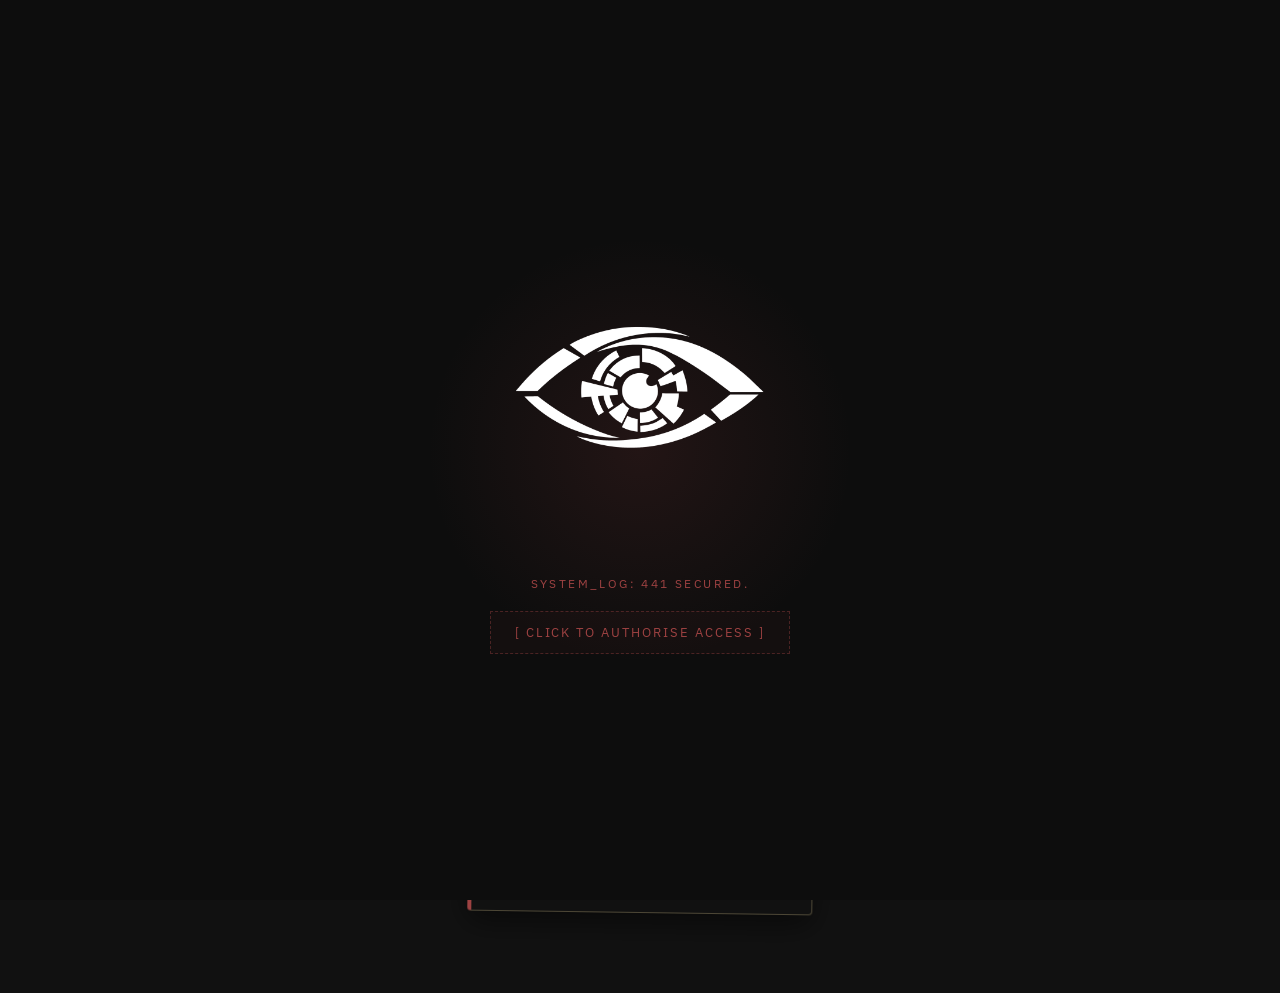
<file: index.html>
<!DOCTYPE html>
<html lang="en">
<head>
 <meta charset="UTF-8" />
 <title>Aron Reji | Face Value</title>
 
 <link rel="icon" type="image/png" href="assets/favicon.png">
 
 <link rel="preconnect" href="https://fonts.googleapis.com">
 <link rel="preconnect" href="https://fonts.gstatic.com" crossorigin>
 <link href="https://fonts.googleapis.com/css2?family=IBM+Plex+Sans:wght@400;600;700&family=Inter:wght@300;400;600&display=swap" rel="stylesheet">
 <link rel="stylesheet" href="style.css" />
</head>

<body class="home-page intro-active">

 <div id="intro-sequence">
   <div class="scanline"></div>
   <div class="boot-glow"></div>
   <img src="assets/face_value_logo.png" alt="System Booting" class="boot-eye">
   <div class="boot-text">SYSTEM_LOG: 441 SECURED.</div>
   <button class="authorise-btn">[ CLICK TO AUTHORISE ACCESS ]</button>
 </div>

 <script>
   if (sessionStorage.getItem('faceValueIntroSeen') === 'true') {
     document.getElementById('intro-sequence').style.display = 'none';
     document.body.classList.remove('intro-active');
   }
 </script>

 <header class="home-title">
   <p class="case-kicker">Case Index / Portfolio</p>
   <h1>
     <span>FACE</span>
     <img src="assets/face_value_logo.png" alt="Face Value Eye" class="title-eye">
     <span>VALUE</span>
   </h1>
   <p class="case-summary">An evidence board for the planning, research, making, and presentation of the project.</p>
 </header>

 <section class="board">
   <div class="card" data-link="management.html">
     <span class="case-tag">FILE 01</span>
     <h2>Project Management</h2>
     <p>Proposal documents, ethics approval, risk assessment, and project admin.</p>
   </div>

   <div class="card" data-link="research.html">
     <span class="case-tag">FILE 02</span>
     <h2>Research & Application</h2>
     <p>Sources, influences, field research, and how the research shaped the outcome.</p>
   </div>

   <div class="card" data-link="progression.html">
     <span class="case-tag">FILE 03</span>
     <h2>Project Progression</h2>
     <p>A chronological timeline of decisions, changes, and milestones.</p>
   </div>

   <div class="card" data-link="practice.html">
     <span class="case-tag">FILE 04</span>
     <h2>Project in Practice</h2>
     <p>Field notes from making, testing, refining, and responding to feedback.</p>
   </div>

   <div class="card" data-link="presentation.html">
     <span class="case-tag">FILE 05</span>
     <h2>Project in Presentation</h2>
     <p>The final exhibit: presentation choices, audience experience, and reflection.</p>
   </div>
 </section>

 <div class="personnel-file-wrapper">
   <div class="personnel-file">
     <div class="id-details">
       <span class="id-label">Lead Investigator</span>
       <h2>Aron Reji Koshy</h2>
       <p>ID_00133915</p>
       <div class="id-links">
         <a href="https://www.linkedin.com/in/aron-reji-" target="_blank" rel="noreferrer">LinkedIn</a>
         <a href="#" id="copyEmailBtn">Copy Email</a>
       </div>
     </div>
     
     <div id="clipboardToast" class="clipboard-toast">EMAIL COPIED</div>
   </div>
 </div>

 <script src="script.js"></script>
</body>
</html>
</file>
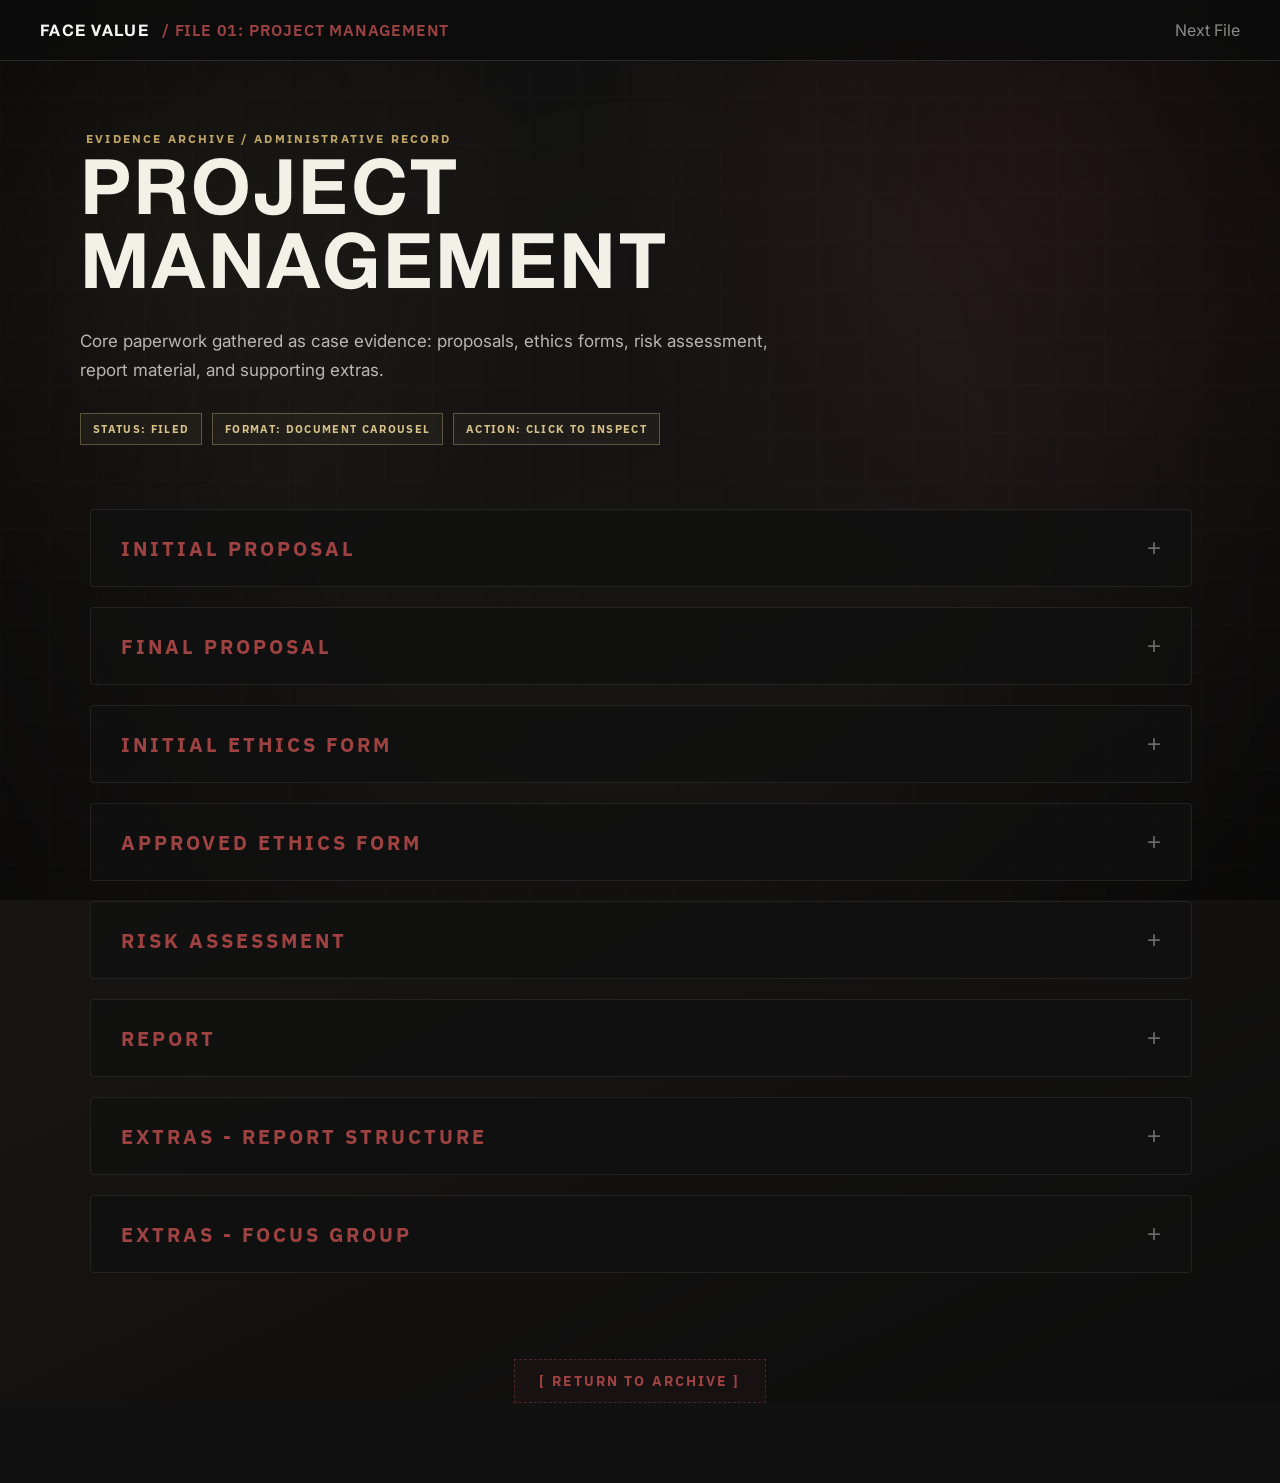
<file: management.html>
<!DOCTYPE html>
<html lang="en">
<head>
 <meta charset="UTF-8">
 <title>Project Management | Face Value</title>

 <link rel="icon" type="image/png" href="assets/favicon.png">
 
  <link rel="preconnect" href="https://fonts.googleapis.com">
 <link rel="preconnect" href="https://fonts.gstatic.com" crossorigin>
 <link href="https://fonts.googleapis.com/css2?family=IBM+Plex+Sans:wght@400;600;700&family=Inter:wght@300;400;600&display=swap" rel="stylesheet">
  <link rel="stylesheet" href="style.css">
</head>

<body class="case-page management-page">

<nav class="nav">
 <div class="logo">FACE VALUE <span class="nav-subtitle">/ FILE 01: PROJECT MANAGEMENT</span></div>
 <div class="nav-links">
   <a href="research.html">Next File</a>
 </div>
</nav>

<header class="case-hero">
 <p class="case-kicker">Evidence Archive / Administrative Record</p>
 <h1>Project Management</h1>
 <p>Core paperwork gathered as case evidence: proposals, ethics forms, risk assessment, report material, and supporting extras.</p>
 <div class="case-meta-row">
   <span>Status: Filed</span>
   <span>Format: Document Carousel</span>
   <span>Action: Click to inspect</span>
 </div>
</header>

<section class="management-feed">

  <div class="doc-block">
   <button class="accordion-toggle">
     <h2>Initial Proposal</h2>
     <span class="toggle-icon">+</span>
   </button>
   <div class="accordion-content">
     <div class="accordion-inner">
       <div class="carousel">
         <button class="arrow left">&#10094;</button>
         <div class="carousel-track">
           <img src="assets/proposal-initial-1.png" class="zoomable active" alt="Initial Proposal Page 1">
           <img src="assets/proposal-initial-2.png" class="zoomable" alt="Initial Proposal Page 2">
           <img src="assets/proposal-initial-3.png" class="zoomable" alt="Initial Proposal Page 3">
         </div>
         <button class="arrow right">&#10095;</button>
         <div class="page-counter"></div>
       </div>
     </div>
   </div>
 </div>

  <div class="doc-block">
   <button class="accordion-toggle">
     <h2>Final Proposal</h2>
     <span class="toggle-icon">+</span>
   </button>
   <div class="accordion-content">
     <div class="accordion-inner">
       <div class="carousel">
         <button class="arrow left">&#10094;</button>
         <div class="carousel-track">
           <img src="assets/proposal-final-1.png" class="zoomable active" alt="Final Proposal Page 1">
           <img src="assets/proposal-final-2.png" class="zoomable" alt="Final Proposal Page 2">
           <img src="assets/proposal-final-3.png" class="zoomable" alt="Final Proposal Page 3">
           <img src="assets/proposal-final-4.png" class="zoomable" alt="Final Proposal Page 4">
         </div>
         <button class="arrow right">&#10095;</button>
         <div class="page-counter"></div>
       </div>
     </div>
   </div>
 </div>

  <div class="doc-block">
   <button class="accordion-toggle">
     <h2>Initial Ethics Form</h2>
     <span class="toggle-icon">+</span>
   </button>
   <div class="accordion-content">
     <div class="accordion-inner">
       <div class="carousel">
         <button class="arrow left">&#10094;</button>
         <div class="carousel-track">
           <img src="assets/ethics-initial-1.png" class="zoomable active" alt="Initial Ethics Form Page 1">
           <img src="assets/ethics-initial-2.png" class="zoomable" alt="Initial Ethics Form Page 2">
           <img src="assets/ethics-initial-3.png" class="zoomable" alt="Initial Ethics Form Page 3">
           <img src="assets/ethics-initial-4.png" class="zoomable" alt="Initial Ethics Form Page 4">
           <img src="assets/ethics-initial-5.png" class="zoomable" alt="Initial Ethics Form Page 5">
           <img src="assets/ethics-initial-6.png" class="zoomable" alt="Initial Ethics Form Page 6">
           <img src="assets/ethics-initial-7.png" class="zoomable" alt="Initial Ethics Form Page 7">
           <img src="assets/ethics-initial-8.png" class="zoomable" alt="Initial Ethics Form Page 8">
           <img src="assets/ethics-initial-9.png" class="zoomable" alt="Initial Ethics Form Page 9">
           <img src="assets/ethics-initial-10.png" class="zoomable" alt="Initial Ethics Form Page 10">
         </div>
         <button class="arrow right">&#10095;</button>
         <div class="page-counter"></div>
       </div>
     </div>
   </div>
 </div>

  <div class="doc-block">
   <button class="accordion-toggle">
     <h2>Approved Ethics Form</h2>
     <span class="toggle-icon">+</span>
   </button>
   <div class="accordion-content">
     <div class="accordion-inner">
       <div class="carousel">
         <button class="arrow left">&#10094;</button>
         <div class="carousel-track">
           <img src="assets/ethics-approved-1.png" class="zoomable active" alt="Approved Ethics Form Page 1">
           <img src="assets/ethics-approved-2.png" class="zoomable" alt="Approved Ethics Form Page 2">
           <img src="assets/ethics-approved-3.png" class="zoomable" alt="Approved Ethics Form Page 3">
           <img src="assets/ethics-approved-4.png" class="zoomable" alt="Approved Ethics Form Page 4">
           <img src="assets/ethics-approved-5.png" class="zoomable" alt="Approved Ethics Form Page 5">
           <img src="assets/ethics-approved-6.png" class="zoomable" alt="Approved Ethics Form Page 6">
           <img src="assets/ethics-approved-7.png" class="zoomable" alt="Approved Ethics Form Page 7">
           <img src="assets/ethics-approved-8.png" class="zoomable" alt="Approved Ethics Form Page 8">
           <img src="assets/ethics-approved-9.png" class="zoomable" alt="Approved Ethics Form Page 9">
           <img src="assets/ethics-approved-10.png" class="zoomable" alt="Approved Ethics Form Page 10">
           <img src="assets/ethics-approved-11.png" class="zoomable" alt="Approved Ethics Form Page 11">
           <img src="assets/ethics-approved-12.png" class="zoomable" alt="Approved Ethics Form Page 12">
           <img src="assets/ethics-approved-13.png" class="zoomable" alt="Approved Ethics Form Page 13">
         </div>
         <button class="arrow right">&#10095;</button>
         <div class="page-counter"></div>
       </div>
     </div>
   </div>
 </div>

  <div class="doc-block">
   <button class="accordion-toggle">
     <h2>Risk Assessment</h2>
     <span class="toggle-icon">+</span>
   </button>
   <div class="accordion-content">
     <div class="accordion-inner">
       <div class="carousel">
         <button class="arrow left">&#10094;</button>
         <div class="carousel-track">
           <img src="assets/risk-1.png" class="zoomable active" alt="Risk Assessment Page 1">
           <img src="assets/risk-2.png" class="zoomable" alt="Risk Assessment Page 2">
           <img src="assets/risk-3.png" class="zoomable" alt="Risk Assessment Page 3">
           <img src="assets/risk-4.png" class="zoomable" alt="Risk Assessment Page 4">
           <img src="assets/risk-5.png" class="zoomable" alt="Risk Assessment Page 5">
           <img src="assets/risk-6.png" class="zoomable" alt="Risk Assessment Page 6">
         </div>
         <button class="arrow right">&#10095;</button>
         <div class="page-counter"></div>
       </div>
     </div>
   </div>
 </div>

  <div class="doc-block">
   <button class="accordion-toggle">
     <h2>Report</h2>
     <span class="toggle-icon">+</span>
   </button>
   <div class="accordion-content">
     <div class="accordion-inner">
       <div class="carousel">
         <button class="arrow left">&#10094;</button>
         <div class="carousel-track">
           <img src="assets/report-1.png" class="zoomable active" alt="Report Page 1">
           <img src="assets/report-2.png" class="zoomable" alt="Report Page 2">
           <img src="assets/report-3.png" class="zoomable" alt="Report Page 3">
           <img src="assets/report-4.png" class="zoomable" alt="Report Page 4">
           <img src="assets/report-5.png" class="zoomable" alt="Report Page 5">
           <img src="assets/report-6.png" class="zoomable" alt="Report Page 6">
           <img src="assets/report-7.png" class="zoomable" alt="Report Page 7">
           <img src="assets/report-8.png" class="zoomable" alt="Report Page 8">
           <img src="assets/report-9.png" class="zoomable" alt="Report Page 9">
           <img src="assets/report-10.png" class="zoomable" alt="Report Page 10">
           <img src="assets/report-11.png" class="zoomable" alt="Report Page 11">
           <img src="assets/report-12.png" class="zoomable" alt="Report Page 12">
           <img src="assets/report-13.png" class="zoomable" alt="Report Page 13">
           <img src="assets/report-14.png" class="zoomable" alt="Report Page 14">
           <img src="assets/report-15.png" class="zoomable" alt="Report Page 15">
           <img src="assets/report-16.png" class="zoomable" alt="Report Page 16">
           <img src="assets/report-17.png" class="zoomable" alt="Report Page 17">
           <img src="assets/report-18.png" class="zoomable" alt="Report Page 18">
         </div>
         <button class="arrow right">&#10095;</button>
         <div class="page-counter"></div>
       </div>
     </div>
   </div>
 </div>

  <div class="doc-block">
   <button class="accordion-toggle">
     <h2>Extras - Report Structure</h2>
     <span class="toggle-icon">+</span>
   </button>
   <div class="accordion-content">
     <div class="accordion-inner">
       <div class="carousel">
         <button class="arrow left">&#10094;</button>
         <div class="carousel-track">
           <img src="assets/extras-1.png" class="zoomable active" alt="Extras Page 1">
           <img src="assets/extras-2.png" class="zoomable" alt="Extras Page 2">
           <img src="assets/extras-3.png" class="zoomable" alt="Extras Page 3">
           <img src="assets/extras-4.png" class="zoomable" alt="Extras Page 4">
         </div>
         <button class="arrow right">&#10095;</button>
         <div class="page-counter"></div>
       </div>
     </div>
   </div>
 </div>

  <div class="doc-block">
   <button class="accordion-toggle">
     <h2>Extras - Focus Group</h2>
     <span class="toggle-icon">+</span>
   </button>
   <div class="accordion-content">
     <div class="accordion-inner">
       <div style="width: 100%; max-width: 850px; min-height: 350px; display: flex; align-items: center; justify-content: center; border: 1px dashed rgba(158, 66, 66, 0.4); background: rgba(158, 66, 66, 0.05); border-radius: 4px; margin: 0 40px;">
         <div style="text-align: center; padding: 40px;">
           <span class="evidence-code" style="display: inline-block; margin-bottom: 20px; font-size: 14px; padding-bottom: 10px; border-bottom: 1px solid rgba(158, 66, 66, 0.3);">[ FILE CLASSIFIED // DATA PENDING ]</span>
           <p style="color: rgba(245, 245, 245, 0.75); max-width: 500px; margin: 0 auto; line-height: 1.6; font-size: 15px;">The physical apparatus is currently in the active fabrication phase. Focus group deployment, behavioral observation, and data extraction are scheduled for the next stage of the investigation.</p>
           <p style="color: rgba(216, 194, 138, 0.8); max-width: 500px; margin: 20px auto 0; font-family: 'IBM Plex Sans', monospace; font-size: 13px; text-transform: uppercase;">This file will be unsealed once subject testing concludes.</p>
         </div>
       </div>
     </div>
   </div>
 </div>

</section>

<a href="index.html" class="return-archive">[ RETURN TO ARCHIVE ]</a>

<div class="zoom-overlay" id="zoomOverlay">
 <div class="zoom-wrapper">
   <button class="modal-arrow left" id="modalLeft">&#10094;</button>
   <img id="zoomedImage">
   <button class="modal-arrow right" id="modalRight">&#10095;</button>
   <div class="page-counter" id="modalCounter"></div>
 </div>
</div>

<script src="management.js"></script>

</body>
</html>
</file>
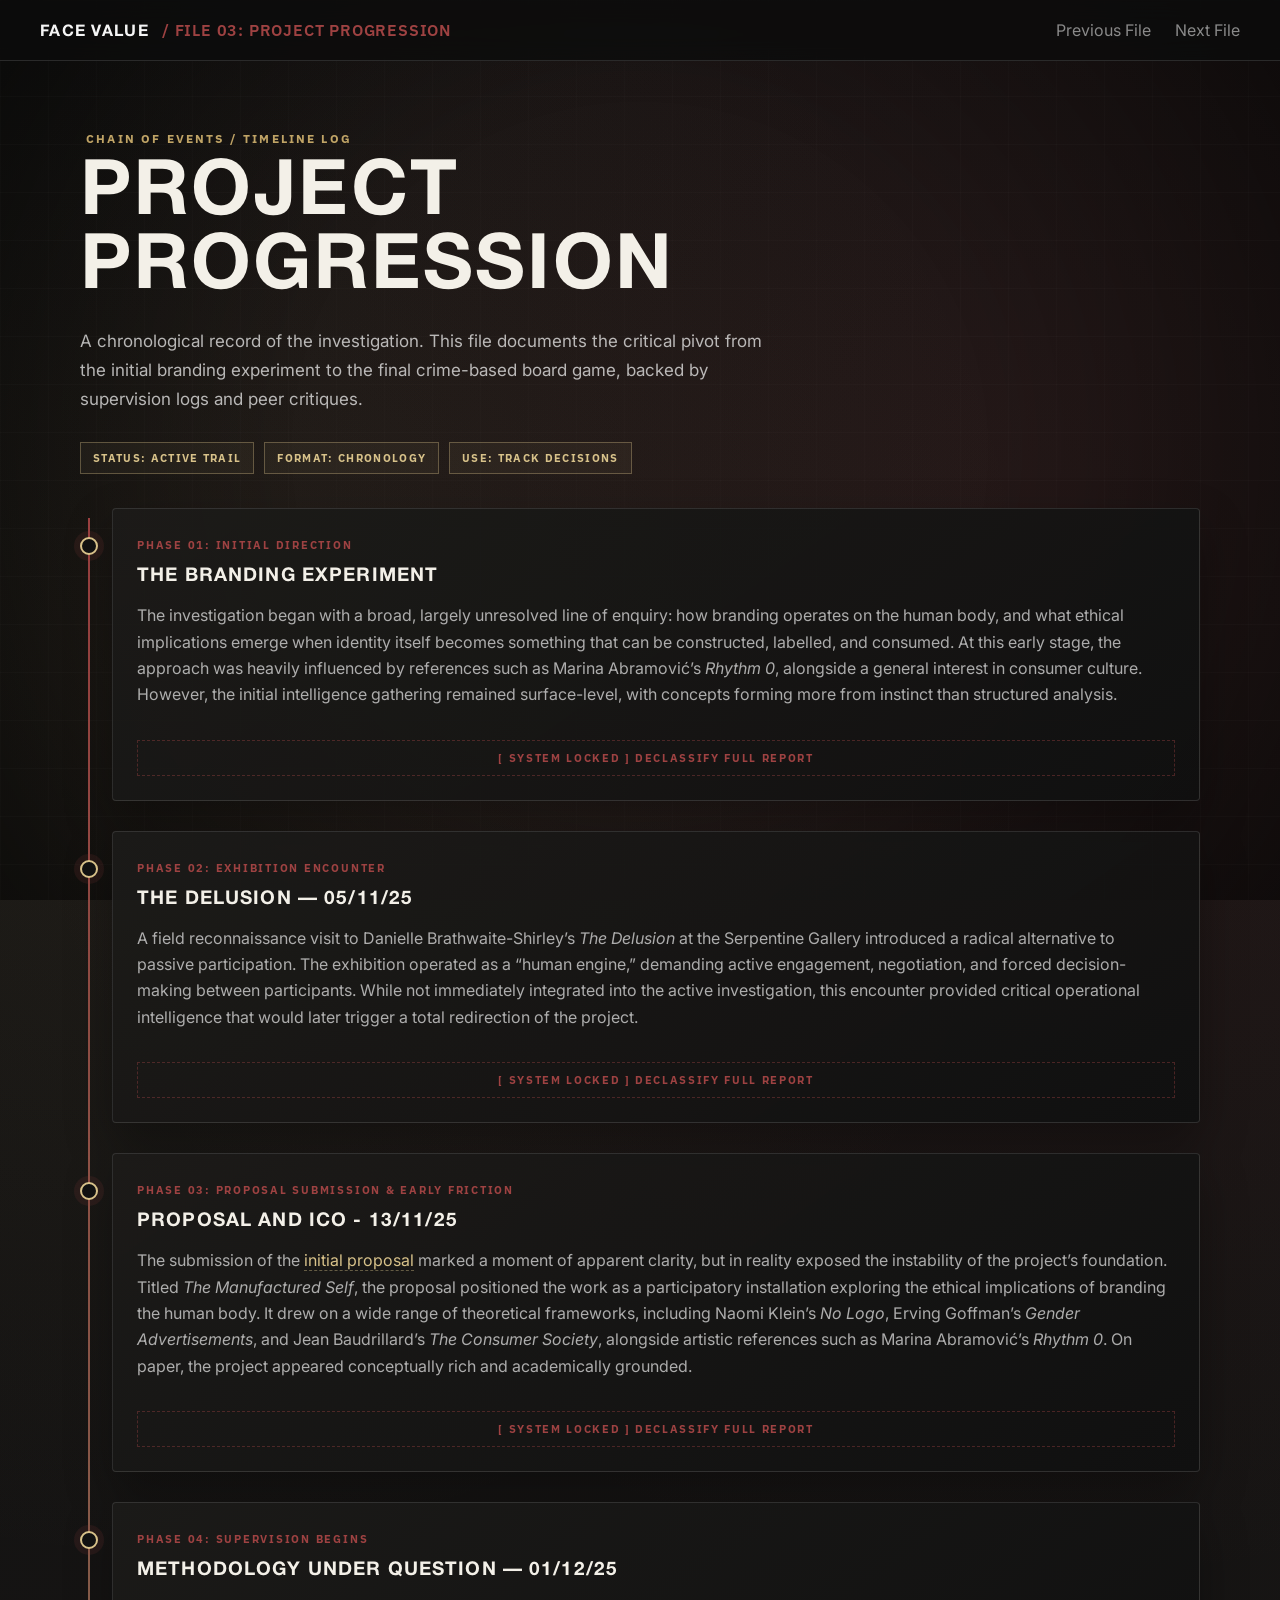
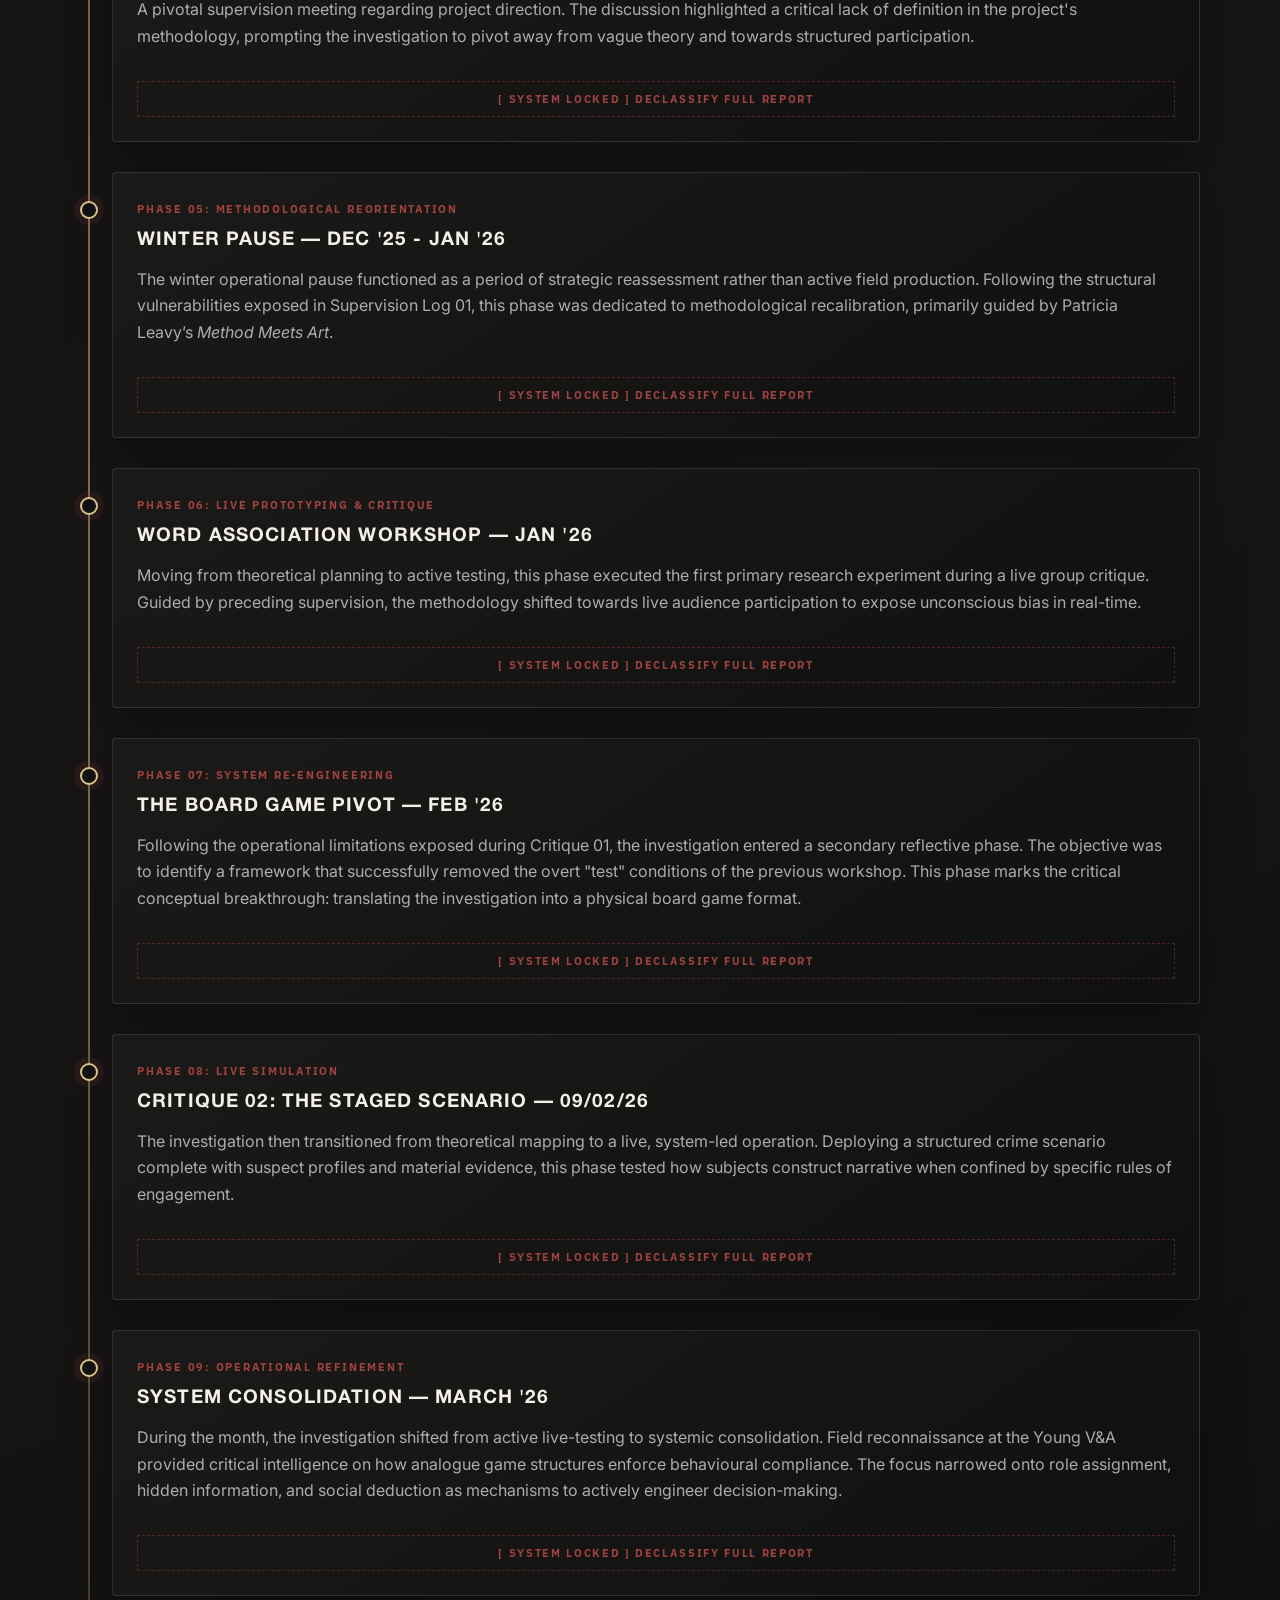
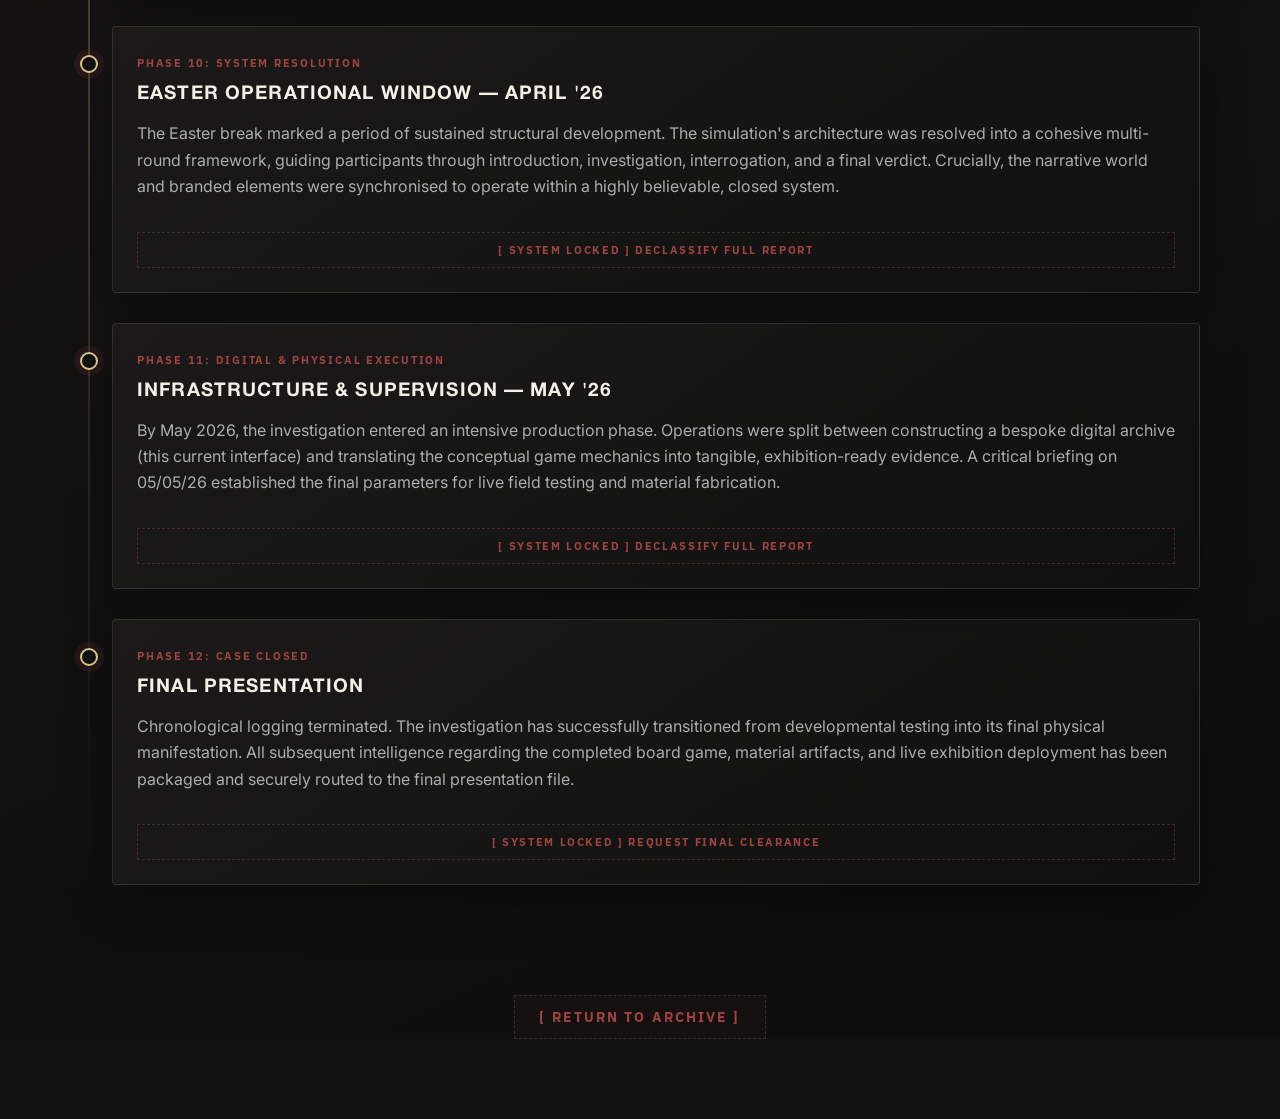
<file: progression.html>
<!DOCTYPE html>
<html lang="en">
<head>
  <meta charset="UTF-8">
  <title>Project Progression | Face Value</title>
  
  <link rel="icon" type="image/png" href="assets/favicon.png">
  
  <link rel="preconnect" href="https://fonts.googleapis.com">
  <link rel="preconnect" href="https://fonts.gstatic.com" crossorigin>
  <link href="https://fonts.googleapis.com/css2?family=IBM+Plex+Sans:wght@400;600;700&family=Inter:wght@300;400;600&display=swap" rel="stylesheet">
  
  <link rel="stylesheet" href="style.css">
</head>

<body class="case-page progression-page">

<nav class="nav">
  <div class="logo">FACE VALUE <span class="nav-subtitle">/ FILE 03: PROJECT PROGRESSION</span></div>
  <div class="nav-links">
    <a href="research.html">Previous File</a>
    <a href="practice.html">Next File</a>
  </div>
</nav>

<header class="case-hero">
  <p class="case-kicker">Chain of Events / Timeline Log</p>
  <h1>Project Progression</h1>
  <p>A chronological record of the investigation. This file documents the critical pivot from the initial branding experiment to the final crime-based board game, backed by supervision logs and peer critiques.</p>
  <div class="case-meta-row">
    <span>Status: Active Trail</span>
    <span>Format: Chronology</span>
    <span>Use: Track decisions</span>
  </div>
</header>

<main class="case-layout">
  <section class="timeline-board">
    
    <!-- ===================== -->
    <!-- PHASE 01: Initial Direction -->
    <!-- ===================== -->
    <article class="timeline-entry">
      <span class="timeline-date">Phase 01: Initial Direction</span>
      <h2>The Branding Experiment</h2>
      
      <!-- Always Visible Intro -->
      <p>The investigation began with a broad, largely unresolved line of enquiry: how branding operates on the human body, and what ethical implications emerge when identity itself becomes something that can be constructed, labelled, and consumed. At this early stage, the approach was heavily influenced by references such as Marina Abramović’s <em>Rhythm 0</em>, alongside a general interest in consumer culture. However, the initial intelligence gathering remained surface-level, with concepts forming more from instinct than structured analysis.</p>
      
      <!-- Hidden Decrypt Section -->
      <div class="expandable-log" id="log-phase1">
        <div class="classified-text">
          <p>The proposed direction centred around a participatory installation. The concept imagined a mannequin as a physical stand-in, where audiences could apply brands or markers onto the body. The intention was to expose how identity is shaped externally, but the execution lacked clarity. The idea existed as a provocation rather than a fully realised system, with little consideration for how meaning would be measured or interpreted beyond the immediate interaction.</p>
          
          <p>Looking back, this phase reveals a critical starting point: the project was driven by an interest in what branding <em>does</em>, but not yet <em>how</em> it operates in practice. There was a clear thematic motive, but no defined methodology, no structured mechanics, and no understanding of how an audience would engage beyond surface participation. This uncertainty was significant but necessary. It exposed the gap between concept and execution, setting the foundation for a shift from a passive observational installation to an active, system-driven investigation.</p>
          
          <!-- Hidden Image Gallery (FIXED ALIGNMENT) -->
          <div class="timeline-gallery-row" style="justify-content: center; align-items: center;">
            <div class="timeline-evidence timeline-photo-1" style="transform: rotate(-1.5deg);">
              <img src="assets/progression-phase1-artifact1.png" alt="Early branding experiment documentation" class="dossier-img research-zoomable" data-caption="Early conceptual exploration regarding identity and external labelling.">
            </div>
            
            <div class="timeline-evidence timeline-photo-2" style="transform: rotate(1deg) translateY(-4px);">
              <img src="assets/progression-phase1-artifact2.png" alt="New visual evidence artifact 2" class="dossier-img research-zoomable" data-caption="Early conceptual exploration regarding identity and external labelling.">
            </div>
            
            <div class="timeline-evidence timeline-photo-3" style="transform: rotate(-2deg) translateY(2px);">
              <img src="assets/progression-phase1-artifact3.png" alt="New visual evidence artifact 3" class="dossier-img research-zoomable" data-caption="Early exploration of participatory branding mechanics.">
            </div>
          </div>
        </div>
      </div>

      <button class="decrypt-btn" data-target="log-phase1">
        [ SYSTEM LOCKED ] DECLASSIFY FULL REPORT
      </button>
    </article>

    <!-- ===================== -->
    <!-- PHASE 02: The Pivot -->
    <!-- ===================== -->
    <article class="timeline-entry">
      <span class="timeline-date">Phase 02: Exhibition Encounter</span>
      <h2>The Delusion — 05/11/25</h2>
      
      <!-- Always Visible Intro -->
      <p>A field reconnaissance visit to Danielle Brathwaite-Shirley’s <em>The Delusion</em> at the Serpentine Gallery introduced a radical alternative to passive participation. The exhibition operated as a “human engine,” demanding active engagement, negotiation, and forced decision-making between participants. While not immediately integrated into the active investigation, this encounter provided critical operational intelligence that would later trigger a total redirection of the project.</p>
      
      <!-- Hidden Decrypt Section -->
      <div class="expandable-log" id="log-phase2">
        <div class="classified-text">
          <p>The experience was immersive and inherently unsettling. The environment weaponised an eerie, almost horror-like aesthetic, deploying multiplayer game systems that forced players to act under live conditions. One specific mechanic, <em>The Border</em> game, proved vital. Players acted as gatekeepers, deciding who was granted entry to a space based on severely limited, fragmented intelligence. Judgements had to be rapid. Furthermore, these decisions were public; the awareness of being observed by other 'agents' introduced a layer of social pressure, forcing choices to feel immediate, exposed, and consequential.</p>
          
          <p>This dynamic exposed a critical flaw in the initial project direction. While the original mannequin concept relied on audience interaction, it lacked commitment and accountability. <em>The Delusion</em> demonstrated how interactive frameworks can trap players in positions where their inherent biases are revealed through forced action. The velocity and pressure of the decision-making mirrored real-world hostile environments, specifically digital spaces where judgements are frequently rapid and highly public.</p>
          
          <p>This encounter did not instantly close the case on the installation route. Initially logged as an isolated reference point, its structural significance only emerged in retrospect. However, it successfully established a new operational standard: a model of participation that was active, uncomfortable, and socially exposed. This intelligence became the primary catalyst when the investigation finally pivoted away from passive observation, proving that the most effective way to expose bias is to place the subject inside the system itself.</p>
        </div>
      </div>

      <button class="decrypt-btn" data-target="log-phase2">
        [ SYSTEM LOCKED ] DECLASSIFY FULL REPORT
      </button>
    </article>

    <!-- ===================== -->
    <!-- PHASE 03: Game Mechanics -->
    <!-- ===================== -->
    <article class="timeline-entry">
      <span class="timeline-date">Phase 03: Proposal Submission & Early Friction</span>
      <h2>Proposal and ICO - 13/11/25</h2>
      
      <!-- Always Visible Intro -->
      <p>The submission of the <a href="management.html#initial-proposal" class="inline-evidence-link">initial proposal</a> marked a moment of apparent clarity, but in reality exposed the instability of the project’s foundation. Titled <em>The Manufactured Self</em>, the proposal positioned the work as a participatory installation exploring the ethical implications of branding the human body. It drew on a wide range of theoretical frameworks, including Naomi Klein’s <em>No Logo</em>, Erving Goffman’s <em>Gender Advertisements</em>, and Jean Baudrillard’s <em>The Consumer Society</em>, alongside artistic references such as Marina Abramović’s <em>Rhythm 0</em>. On paper, the project appeared conceptually rich and academically grounded.</p>
      
      <!-- Hidden Decrypt Section -->
      <div class="expandable-log" id="log-phase3">
        <div class="classified-text">
          <p>However, this clarity was largely superficial. While the written proposal articulated a strong research question and theoretical positioning, the practical execution remained underdeveloped. The central idea, inviting participants to “brand” mannequins, had not been fully resolved in terms of interaction design, audience behaviour, or ethical implications. The participatory element, which was positioned as the core of the project, lacked clear definition and structure.</p>
          
          <p>Tutor feedback reinforced this tension. While the proposal was recognised as engaging and well-referenced, key concerns emerged around the ambiguity of participation, specifically whether the project functioned as co-creation within a marketing framework or as an experimental participatory methodology. Ethical considerations were also identified as insufficiently developed, particularly in relation to audience involvement and consent. Additionally, the project timeline was described as overly broad, lacking detailed milestones and failing to account for processes such as ethical clearance and iterative testing.</p>
          
          <p>Despite receiving an overall approval with modifications, the feedback revealed a critical issue: the project was conceptually ambitious but structurally unclear. At this stage, there was a growing awareness that the idea had been developed more as a theoretical proposition than a fully considered experience. The proposal functioned as a starting point rather than a resolved direction, highlighting the need for deeper research, clearer methodology, and a more defined approach to participation.</p>
          
          <p>In retrospect, this phase represents a moment of false coherence, where strong academic framing masked a lack of practical resolution. This tension would become increasingly significant as the project progressed, ultimately contributing to a shift away from passive installation towards more active, system-based forms of engagement.</p>
        </div>
      </div>

      <button class="decrypt-btn" data-target="log-phase3">
        [ SYSTEM LOCKED ] DECLASSIFY FULL REPORT
      </button>
    </article>

    <!-- ===================== -->
    <!-- PHASE 04: SUPERVISION LOG 01 (CONDENSED) -->
    <!-- ===================== -->
    <article class="timeline-entry">
      <span class="timeline-date">Phase 04: Supervision Begins</span>
      <h2>Methodology Under Question — 01/12/25</h2>
      
      <!-- Always Visible Intro -->
      <p>A pivotal supervision meeting regarding project direction. The discussion highlighted a critical lack of definition in the project's methodology, prompting the investigation to pivot away from vague theory and towards structured participation.</p>
      
      <!-- Hidden Decrypt Section -->
      <div class="expandable-log" id="log-phase4">
        <div class="classified-text">
          
          <!-- CONDENSED INTELLIGENCE LOG -->
          <div class="transcript-log">
            <div class="transcript-header">
              <span>STATUS: EXTRACTED</span>
              <span style="color: rgba(245, 245, 245, 0.3);">|</span>
              <span>FORMAT: KEY DIRECTIVES</span>
              <span style="color: rgba(245, 245, 245, 0.3);">|</span>
              <span>SOURCE: DR. MIRIAM SORRENTINO</span>
            </div>
            
            <p class="transcript-meta" style="color: #d8c28a;">[ INTELLIGENCE SUMMARY BEGINS ]</p>
            
            <div class="investigator-note" style="margin-left: 0; margin-bottom: 16px;">
              <strong>01. METHODOLOGICAL AMBIGUITY</strong>
              <p style="color: rgba(245, 245, 245, 0.85); font-style: normal;">The project currently sits randomly between art practice and sociological research. A definitive operational choice must be made regarding how participants are used, whether as expressive co-creators or structured data subjects. (Recommended reference: <em>Method Meets Art</em> by Patricia Leavy).</p>
            </div>

            <div class="investigator-note" style="margin-left: 0; margin-bottom: 16px;">
              <strong>02. THE INTERACTION IS THE WORK</strong>
              <p style="color: rgba(245, 245, 245, 0.85); font-style: normal;">The physical installation (the mannequin concept) is entirely secondary. Focus must shift immediately to the <em>system</em> of interaction itself. The project may not even require a physical object if the participatory framework is strong enough to extract the required intelligence.</p>
            </div>

            <div class="investigator-note" style="margin-left: 0; margin-bottom: 16px;">
              <strong>03. MANDATORY EARLY PROTOTYPING</strong>
              <p style="color: rgba(245, 245, 245, 0.85); font-style: normal;">Theoretical planning is no longer sufficient. Immediate, low-fidelity workshops are required to generate actual evidence of user interaction and expose systemic flaws before proceeding to a final aesthetic execution.</p>
            </div>

            <div class="investigator-note" style="margin-left: 0;">
              <strong>04. ETHICS & OPERATIONAL RESTRUCTURE</strong>
              <p style="color: rgba(245, 245, 245, 0.85); font-style: normal;">The introduction of active human participants necessitates rigorous ethical clearance, risk assessment, and consent protocols. The project schedule must be fundamentally rebuilt to accommodate these operational milestones.</p>
            </div>
            
            <p class="transcript-meta" style="color: #d8c28a; margin-top: 24px;">[ SUMMARY ENDS — SHIFT TO ACTIVE TESTING AUTHORISED ]</p>
          </div>
          <!-- END OF CONDENSED LOG -->

        </div>
      </div>

      <button class="decrypt-btn" data-target="log-phase4">
        [ SYSTEM LOCKED ] DECLASSIFY FULL REPORT
      </button>
    </article>

    <!-- ===================== -->
    <!-- PHASE 05: Methodological Reorientation -->
    <!-- ===================== -->
    <article class="timeline-entry">
      <span class="timeline-date">Phase 05: Methodological Reorientation</span>
      <h2>Winter Pause — Dec '25 - Jan '26</h2>
      
      <!-- Always Visible Intro -->
      <p>The winter operational pause functioned as a period of strategic reassessment rather than active field production. Following the structural vulnerabilities exposed in Supervision Log 01, this phase was dedicated to methodological recalibration, primarily guided by Patricia Leavy’s <em>Method Meets Art</em>.</p>
      
      <!-- Hidden Decrypt Section -->
      <div class="expandable-log" id="log-phase5">
        <div class="classified-text">
          <p>This intelligence facilitated a critical reframing: abandoning the ambiguous participatory installation in favour of a defined, arts-based research protocol, where the creative system itself serves as the primary investigative mechanism.</p>
          
          <p>While no physical prototypes or live testing were deployed during this window, the conceptual framework underwent a fundamental shift. Preliminary theories began to surface regarding structured, forced-decision frameworks, specifically exploring the mechanics of game systems. Though still in early theoretical stages, this marked the definitive pivot toward an active, system-led methodology, setting the parameters for the next phase of physical testing.</p>
        </div>
      </div>

      <button class="decrypt-btn" data-target="log-phase5">
        [ SYSTEM LOCKED ] DECLASSIFY FULL REPORT
      </button>
    </article>

    <!-- ===================== -->
    <!-- PHASE 06: Live Prototyping & Critique -->
    <!-- ===================== -->
    <article class="timeline-entry">
      <span class="timeline-date">Phase 06: Live Prototyping & Critique</span>
      <h2>Word Association Workshop — Jan '26</h2>
      
      <!-- Always Visible Intro -->
      <p>Moving from theoretical planning to active testing, this phase executed the first primary research experiment during a live group critique. Guided by preceding supervision, the methodology shifted towards live audience participation to expose unconscious bias in real-time.</p>
      
      <!-- Hidden Decrypt Section -->
      <div class="expandable-log" id="log-phase6">
        <div class="classified-text">
          
          <!-- CONDENSED INTELLIGENCE LOG: SUPERVISION 02 -->
          <div class="transcript-log" style="margin-bottom: 30px;">
            <div class="transcript-header">
              <span>STATUS: EXTRACTED</span>
              <span style="color: rgba(245, 245, 245, 0.3);">|</span>
              <span>FORMAT: KEY DIRECTIVES</span>
              <span style="color: rgba(245, 245, 245, 0.3);">|</span>
              <span>SOURCE: DR. MIRIAM SORRENTINO (MEETING 02)</span>
              <span style="color: rgba(245, 245, 245, 0.3);">|</span>
              <span>DATE: 09/01/26</span>
            </div>
            
            <p class="transcript-meta" style="color: #d8c28a;">[ SUPERVISION LOG 02: SUMMARY BEGINS ]</p>
            
            <div class="investigator-note" style="margin-left: 0; margin-bottom: 16px;">
              <strong>01. THEORETICAL EXPANSION</strong>
              <p style="color: rgba(245, 245, 245, 0.85); font-style: normal;">Directive to investigate the 'Socialised Body' and 'Social Comparison Theory' to provide rigorous academic underpinning for how participants project societal biases onto ambiguous figures.</p>
            </div>

            <div class="investigator-note" style="margin-left: 0;">
              <strong>02. LIVE WORKSHOP DEPLOYMENT</strong>
              <p style="color: rgba(245, 245, 245, 0.85); font-style: normal;">Recommendation to transition the proposed self-reflection exercise into a live, participatory group workshop during the critique. This converts a theoretical exercise into an instant primary data-gathering event.</p>
            </div>
            
            <p class="transcript-meta" style="color: #d8c28a; margin-top: 24px;">[ SUMMARY ENDS — PROCEED TO CRITIQUE WORKSHOP DATED 12/01/26 ]</p>
          </div>
          <!-- END OF CONDENSED LOG -->

          <!-- WORKSHOP ANALYSIS TEXT -->
          <p>The first iteration of the project took the form of a rapid word association workshop centred on a deliberately ambiguous AI-generated human figure. The image was minimal in setting and expression to reduce overt narrative cues. Participants, including the investigator, were asked to record immediate descriptive and interpretive words without self-censorship.</p>
          
          <p>Initial responses appeared observational: clothing, posture, background. However, even in this constrained format, assumptions quickly emerged. Physical traits were inferred despite the knowledge that the image was artificially generated. After a moment of hesitation triggered by the word ‘blank’, more emotionally loaded terms by the investigator surfaced, including evaluative judgments about expression and personality. This demonstrated that neutrality in representation is difficult to sustain; the absence of narrative detail often intensifies projection rather than suppressing it.</p>
          
          <p>When the exercise expanded to group participation, assumptions escalated. Words referencing class, lifestyle, morality, and ideology appeared rapidly and confidently. Bias became socially reinforced: once one interpretation was voiced, others followed. This revealed that unconscious bias is not only an individual cognitive phenomenon but a collectively amplified process.</p>
          
          <p>However, this format had limitations. The exercise was overtly analytical and risked positioning participants as subjects within a bias ‘test’. Awareness of observation potentially altered behaviour. While the workshop successfully surfaced projection, it lacked narrative immersion and procedural structure.</p>

          <!-- CRIT 1 IMAGE GALLERY (Centered & Slightly enlarged) -->
          <div class="timeline-gallery-row" style="justify-content: center; margin-top: 40px; margin-bottom: 20px;">
            <div class="timeline-evidence timeline-photo-1" style="width: 45%; min-width: 280px; max-width: 360px; transform: rotate(1.5deg);">
              <img src="assets/progression-phase6-crit1.png" alt="Rapid word association workshop results" class="dossier-img research-zoomable" data-caption="Live word association workshop - Crit 01.">
            </div>
          </div>
          
        </div>
      </div>

      <button class="decrypt-btn" data-target="log-phase6">
        [ SYSTEM LOCKED ] DECLASSIFY FULL REPORT
      </button>
    </article>

    <!-- ===================== -->
    <!-- PHASE 07: Board Game Pivot -->
    <!-- ===================== -->
    <article class="timeline-entry">
      <span class="timeline-date">Phase 07: System Re-Engineering</span>
      <h2>The Board Game Pivot — Feb '26</h2>
      
      <!-- Always Visible Intro -->
      <p>Following the operational limitations exposed during Critique 01, the investigation entered a secondary reflective phase. The objective was to identify a framework that successfully removed the overt "test" conditions of the previous workshop. This phase marks the critical conceptual breakthrough: translating the investigation into a physical board game format.</p>
      
      <!-- Hidden Decrypt Section -->
      <div class="expandable-log" id="log-phase7">
        <div class="classified-text">
          
          <!-- HUMOROUS INVESTIGATOR NOTE -->
          <div class="investigator-note" style="margin-top: 0; margin-bottom: 24px;">
            <strong>[ INVESTIGATOR LOG: 014 ]</strong>
            <p>It should be noted for the official record that this major structural breakthrough did not occur during structured academic analysis, but rather during an off-duty conceptual anomaly. Specifically: a shower.</p>
          </div>

          <p>The structural limitations of the word association workshop, its lack of narrative immersion and replayability, necessitated a format change. The board game format was identified as the ideal delivery mechanism. Instead of participants remaining hyper-aware of being observed, unconscious bias would be securely embedded within a system of rules, strategic decisions, and social interactions. This reframed the participatory act entirely: from something observational and self-conscious to an experiential procedure where bias emerges as a natural byproduct of gameplay.</p>
          
          <p>Early architectural thinking centred around players making rapid judgments on ambiguous character profiles, navigating identity and perception through forced decision-making. This operational direction was corroborated through field testing of existing commercial models. Playing <a href="research.html#modal-g" class="inline-evidence-link"><em>Deception: Murder in Hong Kong</em></a> with associates demonstrated precisely how social deduction mechanics can shape behaviour, heavily influence interpretation, and manufacture collective meaning.</p>
          
          <p>While the concept remained theoretically confined at this stage, it represented the final and decisive shift away from 'branding the body' installations. Unconscious bias would no longer be passively observed; it would be explored as a playable, interactive system.</p>

          <!-- PHASE 7 IMAGE GALLERY (Two Polaroids, Centered) -->
          <div class="timeline-gallery-row" style="justify-content: center; gap: 4%; margin-top: 40px; margin-bottom: 20px;">
            <div class="timeline-evidence timeline-photo-1" style="width: 40%; min-width: 200px; max-width: 320px; transform: rotate(-2deg);">
              <img src="assets/progression-phase7-artifact1.png" alt="Board game concept notes" class="dossier-img research-zoomable" data-caption="Purchase record of existing commercial model.">
            </div>
            
            <div class="timeline-evidence timeline-photo-2" style="width: 40%; min-width: 200px; max-width: 320px; transform: rotate(1.5deg) translateY(4px);">
              <img src="assets/progression-phase7-artifact2.png" alt="Playing Deception Murder in Hong Kong" class="dossier-img research-zoomable" data-caption="Field research - analysing social deduction mechanics.">
            </div>
          </div>
          
        </div>
      </div>

      <button class="decrypt-btn" data-target="log-phase7">
        [ SYSTEM LOCKED ] DECLASSIFY FULL REPORT
      </button>
    </article>

    <!-- ===================== -->
    <!-- PHASE 08: Live Simulation -->
    <!-- ===================== -->
    <article class="timeline-entry">
      <span class="timeline-date">Phase 08: Live Simulation</span>
      <h2>Critique 02: The Staged Scenario — 09/02/26</h2>
      
      <!-- Always Visible Intro -->
      <p>The investigation then transitioned from theoretical mapping to a live, system-led operation. Deploying a structured crime scenario complete with suspect profiles and material evidence, this phase tested how subjects construct narrative when confined by specific rules of engagement.</p>
      
      <!-- Hidden Decrypt Section -->
      <div class="expandable-log" id="log-phase8">
        <div class="classified-text">
          <p>The operation staged a fictional homicide, presenting participants with two primary suspects, curated branded artifacts, and contextual intelligence. Unlike earlier unstructured tests, this simulation forced interaction through active decision-making. Crucially, the factual cause of death, anaphylactic shock triggered by a peanut-based protein bar, was explicitly seeded within the provided evidence. The parameters were designed to test interpretation, not discovery.</p>
          
          <p>Despite the presence of objective forensic data, surveillance of the test subjects revealed a consistent anomaly: a collective rejection of the facts. Participants overwhelmingly pursued a narrative of intentional poisoning. The desire for a coherent, malicious motive entirely overrode the established evidence. Furthermore, subjects weaponised mundane lifestyle markers, gym culture, protein consumption, and institutional branding, elevating them into concrete indicators of guilt without any logical foundation.</p>

          <p>This yielded a critical intelligence breakthrough. Unconscious bias is not merely a reflexive visual association; it is systematically manufactured by narrative frameworks and rule-based constraints. By formalising the investigation into a 'game,' the system effectively laundered the participants' prejudices, transforming baseless suspicion into a sanctioned operational mechanic. The board game format was officially validated as the optimal mechanism for exposing the collective construction of meaning.</p>

          <!-- PHASE 8 IMAGE GALLERY (Three Polaroids, Centered) -->
          <div class="timeline-gallery-row" style="justify-content: center; align-items: center; margin-top: 40px; margin-bottom: 20px;">
            <div class="timeline-evidence timeline-photo-1" style="transform: rotate(-1.5deg);">
              <img src="assets/progression-phase8-crit2-scene.png" alt="Crime scene setup" class="dossier-img research-zoomable" data-caption="The staged crime scenario and evidence layout.">
            </div>
            
            <div class="timeline-evidence timeline-photo-2" style="transform: rotate(1deg) translateY(-4px);">
              <img src="assets/progression-phase8-crit2-suspects.png" alt="Suspect profiles" class="dossier-img research-zoomable" data-caption="Suspect profiles and branded evidence markers under review.">
            </div>
            
            <div class="timeline-evidence timeline-photo-3" style="transform: rotate(-2deg) translateY(2px);">
              <img src="assets/progression-phase8-crit2-players.png" alt="Players participating" class="dossier-img research-zoomable" data-caption="Test subjects actively constructing narrative over factual intelligence.">
            </div>
          </div>
          
        </div>
      </div>

      <button class="decrypt-btn" data-target="log-phase8">
        [ SYSTEM LOCKED ] DECLASSIFY FULL REPORT
      </button>
    </article>

    <!-- ===================== -->
    <!-- PHASE 09: Systemic Consolidation -->
    <!-- ===================== -->
    <article class="timeline-entry">
      <span class="timeline-date">Phase 09: Operational Refinement</span>
      <h2>System Consolidation — March '26</h2>
      
      <!-- Always Visible Intro -->
      <p>During the month, the investigation shifted from active live-testing to systemic consolidation. Field reconnaissance at the Young V&A provided critical intelligence on how analogue game structures enforce behavioural compliance. The focus narrowed onto role assignment, hidden information, and social deduction as mechanisms to actively engineer decision-making.</p>
      
      <!-- Hidden Decrypt Section -->
      <div class="expandable-log" id="log-phase9">
        <div class="classified-text">
          
          <!-- CONDENSED INTELLIGENCE LOG: SUPERVISION 03 -->
          <div class="transcript-log" style="margin-bottom: 30px;">
            <div class="transcript-header">
              <span>STATUS: EXTRACTED</span>
              <span style="color: rgba(245, 245, 245, 0.3);">|</span>
              <span>FORMAT: KEY DIRECTIVES</span>
              <span style="color: rgba(245, 245, 245, 0.3);">|</span>
              <span>SOURCE: DR. MIRIAM SORRENTINO</span>
              <span style="color: rgba(245, 245, 245, 0.3);">|</span>
              <span>DATE: 20/03/26</span>
            </div>
            
            <p class="transcript-meta" style="color: #d8c28a;">[ SUPERVISION LOG: SUMMARY BEGINS ]</p>
            
            <div class="investigator-note" style="margin-left: 0; margin-bottom: 16px;">
              <strong>01. STANDARDISED EVALUATION METRICS</strong>
              <p style="color: rgba(245, 245, 245, 0.85); font-style: normal;">Intelligence gathering during playtesting must be formally systemised. Introduction of a matrix-based evaluation protocol to consistently measure perceived guilt, trust, and credibility across all test subjects, eliminating vague observational data.</p>
            </div>

            <div class="investigator-note" style="margin-left: 0; margin-bottom: 16px;">
              <strong>02. VISUAL PSYCHOLOGICAL TRIGGERS</strong>
              <p style="color: rgba(245, 245, 245, 0.85); font-style: normal;">Immediate development of visual hierarchy and branding is required. Micro-signifiers: typography, colour grading, and institutional cues, must be strategically deployed to covertly manipulate player perception.</p>
            </div>
            
            <div class="investigator-note" style="margin-left: 0;">
              <strong>03. MECHANIC CALIBRATION</strong>
              <p style="color: rgba(245, 245, 245, 0.85); font-style: normal;">Deepen analysis of existing game systems to understand how they force transitions between intuitive intuition and deliberate deduction. Bias must function as the core operating system, not a mere byproduct.</p>
            </div>
            
            <p class="transcript-meta" style="color: #d8c28a; margin-top: 24px;">[ SUMMARY ENDS ]</p>
          </div>
          <!-- END OF CONDENSED LOG -->

          <p>By the execution of Critique 03 on 23/03/26, the project’s priority had shifted entirely toward stress-testing these underlying mechanics rather than presenting a resolved aesthetic artifact. The period was utilised to scrutinise the relational structure between suspect cards, evidence constraints, and the subsequent participant judgments.</p>
          
          <p>While this iteration appeared less visually resolved than prior tests, it represented a vital structural turning point. The project ceased being a collection of isolated conceptual experiments and transitioned into the foundational architecture of a fully functional, manipulative interactive framework. The groundwork for the final prototype had been laid.</p>

          <!-- PHASE 9 IMAGE GALLERY (Four Polaroids, Adjusted Spacing & Aspect Ratio) -->
          <div class="timeline-gallery-row" style="justify-content: center; align-items: center; gap: 2%; margin-top: 40px; margin-bottom: 20px;">
            <div class="timeline-evidence timeline-photo-1" style="width: 22%; min-width: 130px; max-width: 200px; transform: rotate(-2deg) translateY(4px);">
              <img src="assets/progression-phase9-va-1.png" alt="Young V&A Board Game Section" class="dossier-img research-zoomable" style="aspect-ratio: 1 / 1; object-fit: cover;" data-caption="Field Reconnaissance: Young V&A Museum.">
            </div>
            
            <div class="timeline-evidence timeline-photo-2" style="width: 22%; min-width: 130px; max-width: 200px; transform: rotate(1.5deg) translateY(-2px);">
              <img src="assets/progression-phase9-va-2.png" alt="Young V&A interaction analysis" class="dossier-img research-zoomable" style="aspect-ratio: 1 / 1; object-fit: cover;" data-caption="Field Reconnaissance: Young V&A Museum">
            </div>

            <div class="timeline-evidence timeline-photo-3" style="width: 22%; min-width: 130px; max-width: 200px; transform: rotate(-1.5deg) translateY(2px);">
              <img src="assets/progression-phase9-mechanics-1.png" alt="Board game mechanics research" class="dossier-img research-zoomable" style="aspect-ratio: 1 / 1; object-fit: cover;" data-caption="Mechanics and Components Research">
            </div>

            <div class="timeline-evidence timeline-photo-4" style="width: 22%; min-width: 130px; max-width: 200px; transform: rotate(2.5deg) translateY(0px);">
              <img src="assets/progression-phase9-mechanics-2.png" alt="Matrix evaluation planning" class="dossier-img research-zoomable" style="aspect-ratio: 1 / 1; object-fit: cover;" data-caption="Research Reflection">
            </div>
          </div>
          
        </div>
      </div>

      <button class="decrypt-btn" data-target="log-phase9">
        [ SYSTEM LOCKED ] DECLASSIFY FULL REPORT
      </button>
    </article>

    <!-- ===================== -->
    <!-- PHASE 10: System Resolution -->
    <!-- ===================== -->
    <article class="timeline-entry">
      <span class="timeline-date">Phase 10: System Resolution</span>
      <h2>Easter Operational Window — April '26</h2>
      
      <!-- Always Visible Intro -->
      <p>The Easter break marked a period of sustained structural development. The simulation's architecture was resolved into a cohesive multi-round framework, guiding participants through introduction, investigation, interrogation, and a final verdict. Crucially, the narrative world and branded elements were synchronised to operate within a highly believable, closed system.</p>
      
      <!-- Hidden Decrypt Section -->
      <div class="expandable-log" id="log-phase10">
        <div class="classified-text">
          <p>Simultaneously, the visual hierarchy was strictly regulated. Decisions regarding typography, colour grading, and layout were intentionally restrained, favouring clinical neutrality. The objective was to avoid over-directing the subjects, ensuring that prejudice emerged organically through interaction rather than being explicitly prescribed by the game's design.</p>
          
          <!-- CONDENSED INTELLIGENCE LOG: SUPERVISION 05 -->
          <div class="transcript-log" style="margin-bottom: 30px;">
            <div class="transcript-header">
              <span>STATUS: EXTRACTED</span>
              <span style="color: rgba(245, 245, 245, 0.3);">|</span>
              <span>FORMAT: KEY DIRECTIVES</span>
              <span style="color: rgba(245, 245, 245, 0.3);">|</span>
              <span>SOURCE: DR. MIRIAM SORRENTINO</span>
              <span style="color: rgba(245, 245, 245, 0.3);">|</span>
              <span>DATE: 20/04/26</span>
            </div>
            
            <p class="transcript-meta" style="color: #d8c28a;">[ SUPERVISION LOG: SUMMARY BEGINS ]</p>
            
            <div class="investigator-note" style="margin-left: 0; margin-bottom: 16px;">
              <strong>01. PLAYTESTING AS ACTIVE SURVEILLANCE</strong>
              <p style="color: rgba(245, 245, 245, 0.85); font-style: normal;">Function must precede form. Playtesting is not mere validation, but a core investigative mechanism designed to expose friction points and unintended behaviours. All live testing must be rigorously documented via photographic and film evidence.</p>
            </div>

            <div class="investigator-note" style="margin-left: 0; margin-bottom: 16px;">
              <strong>02. ITERATIVE PROTOTYPING PROTOCOL</strong>
              <p style="color: rgba(245, 245, 245, 0.85); font-style: normal;">The simulation must not be treated as a static artifact. It is a live framework requiring continuous recalibration across multiple testing cycles based on subject interaction.</p>
            </div>
            
            <div class="investigator-note" style="margin-left: 0;">
              <strong>03. AESTHETIC CALIBRATION</strong>
              <p style="color: rgba(245, 245, 245, 0.85); font-style: normal;">Refine the tone and legibility of all visual components. The design must be immersive enough to lower the subjects' defensive awareness, allowing authentic biases to surface.</p>
            </div>
            
            <p class="transcript-meta" style="color: #d8c28a; margin-top: 24px;">[ SUMMARY ENDS — PROCEED TO LIVE TESTING PROTOCOL ]</p>
          </div>
          <!-- END OF CONDENSED LOG -->

          <p>By the conclusion of this developmental window, the project had successfully transitioned from conceptual mapping to a fully functional prototype. The architecture was now primed for the next critical objective: real-world stress testing to validate the system's capacity to extract and measure unconscious bias.</p>
          
        </div>
      </div>

      <button class="decrypt-btn" data-target="log-phase10">
        [ SYSTEM LOCKED ] DECLASSIFY FULL REPORT
      </button>
    </article>

    <!-- ===================== -->
    <!-- PHASE 11: The Digital Archive & Physical Fabrication -->
    <!-- ===================== -->
    <article class="timeline-entry">
      <span class="timeline-date">Phase 11: Digital & Physical Execution</span>
      <h2>Infrastructure & Supervision — May '26</h2>
      
      <!-- Always Visible Intro -->
      <p>By May 2026, the investigation entered an intensive production phase. Operations were split between constructing a bespoke digital archive (this current interface) and translating the conceptual game mechanics into tangible, exhibition-ready evidence. A critical briefing on 05/05/26 established the final parameters for live field testing and material fabrication.</p>
      
      <!-- Hidden Decrypt Section -->
      <div class="expandable-log" id="log-phase11">
        <div class="classified-text">
          <p>Significant operational time was dedicated to engineering the digital portfolio. To ensure the platform functioned as an authentic extension of the <em>Face Value</em> methodology, standard commercial website templates were rejected. Instead, a fully custom architecture was developed using HTML, CSS, and JavaScript. This required iterative testing of responsive layouts, modal dossier systems, animated transitions, and expanding classified logs. The development process became highly performative; the code itself acted as a creative medium, mirroring the project’s core themes of surveillance, restricted access, and procedural investigation.</p>

          <!-- CONDENSED INTELLIGENCE LOG: SUPERVISION -->
          <div class="transcript-log" style="margin-top: 24px; margin-bottom: 30px;">
            <div class="transcript-header">
              <span>STATUS: EXTRACTED</span>
              <span style="color: rgba(245, 245, 245, 0.3);">|</span>
              <span>FORMAT: KEY DIRECTIVES</span>
              <span style="color: rgba(245, 245, 245, 0.3);">|</span>
              <span>SOURCE: SUPERVISOR BRIEFING</span>
              <span style="color: rgba(245, 245, 245, 0.3);">|</span>
              <span>DATE: 05/05/26</span>
            </div>

            <p class="transcript-meta" style="color: #d8c28a;">[ SUPERVISION LOG: SUMMARY BEGINS ]</p>

            <div class="investigator-note" style="margin-left: 0; margin-bottom: 16px;">
              <strong>01. LIVE FIELD TESTING</strong>
              <p style="color: rgba(245, 245, 245, 0.85); font-style: normal;">Mechanics must be validated outside of theoretical models. Directive to stage controlled play sessions with live subjects to observe real-time interaction with rules, voting systems, and suspect interpretation.</p>
            </div>

            <div class="investigator-note" style="margin-left: 0; margin-bottom: 16px;">
              <strong>02. EVIDENCE DOCUMENTATION</strong>
              <p style="color: rgba(245, 245, 245, 0.85); font-style: normal;">Mandatory photographic logging of all developmental stages. The physical construction process of the artifacts must be heavily documented to establish a chain of custody for the project's evolution.</p>
            </div>

            <div class="investigator-note" style="margin-left: 0;">
              <strong>03. SPATIAL DEPLOYMENT</strong>
              <p style="color: rgba(245, 245, 245, 0.85); font-style: normal;">The simulation must function dually as a playable system and a static exhibition artifact. Character cards, archive boxes, printed intelligence, and tabletop presentation must be finalised for physical deployment within the degree show.</p>
            </div>

            <p class="transcript-meta" style="color: #d8c28a; margin-top: 24px;">[ SUMMARY ENDS ]</p>
          </div>
          <!-- END OF CONDENSED LOG -->

          <p>Following this briefing, the project shifted definitively from abstract research to hard material execution. The primary operational challenge was no longer conceptualisation, but managing the complex convergence of multiple mediums, web architecture, physical fabrication, and systemic mechanics, under strict temporal constraints. The investigation required a precise balance between ambitious psychological design and the practical realities of final exhibition deployment.</p>
        </div>
      </div>

      <button class="decrypt-btn" data-target="log-phase11">
        [ SYSTEM LOCKED ] DECLASSIFY FULL REPORT
      </button>
    </article>

    <!-- ===================== -->
    <!-- PHASE 12: Case Closed -->
    <!-- ===================== -->
    <article class="timeline-entry">
      <span class="timeline-date">Phase 12: Case Closed</span>
      <h2>Final Presentation</h2>
      
      <!-- Always Visible Intro -->
      <p>Chronological logging terminated. The investigation has successfully transitioned from developmental testing into its final physical manifestation. All subsequent intelligence regarding the completed board game, material artifacts, and live exhibition deployment has been packaged and securely routed to the final presentation file.</p>
      
      <!-- Hidden Decrypt Section -->
      <div class="expandable-log" id="log-phase12">
        <div class="classified-text">
          <div class="investigator-note" style="margin-top: 0; margin-bottom: 24px;">
            <strong>[ SYSTEM NOTICE: TRANSFER AUTHORISED ]</strong>
            <p>The developmental timeline is complete. You are now authorised to access the official exhibition records, audience interaction data, and the fully resolved <em>Face Value</em> operational system.</p>
            
            <!-- The Redirect Link styled to match your aesthetic -->
            <a href="presentation.html" class="return-archive" style="margin: 24px 0 0 0; display: inline-block; font-size: 11px; background: transparent;">
              [ INITIATE TRANSFER TO FILE 05 ]
            </a>
          </div>
        </div>
      </div>

      <button class="decrypt-btn" data-target="log-phase12">
        [ SYSTEM LOCKED ] REQUEST FINAL CLEARANCE
      </button>
    </article>

  </section>
</main>

<a href="index.html" class="return-archive">[ RETURN TO ARCHIVE ]</a>

<!-- THE ZOOM OVERLAY -->
<div class="research-zoom-overlay" id="researchZoomOverlay" aria-hidden="true">
  <button class="research-zoom-close" type="button" aria-label="Close image zoom">&times;</button>
  <img id="researchZoomImage" alt="">
  <p id="researchZoomCaption"></p>
</div>

<!-- Scripts combined -->
<script src="research.js"></script>
<script src="progression.js"></script>

</body>
</html>
</file>
<file: style.css>
/* ========================================= */
/* LOCAL FONT SETUP                          */
/* ========================================= */

/* Helvetica Neue (Fully Mapped Weights) */
@font-face {
  font-family: 'Helvetica Neue';
  src: url('fonts/HelveticaNeueLight.otf') format('opentype');
  font-weight: 300;
  font-style: normal;
}
@font-face {
  font-family: 'Helvetica Neue';
  src: url('fonts/HelveticaNeueLightItalic.otf') format('opentype');
  font-weight: 300;
  font-style: italic;
}
@font-face {
  font-family: 'Helvetica Neue';
  src: url('fonts/HelveticaNeueRoman.otf') format('opentype');
  font-weight: 400;
  font-style: normal;
}
@font-face {
  font-family: 'Helvetica Neue';
  src: url('fonts/HelveticaNeueItalic.ttf') format('truetype');
  font-weight: 400;
  font-style: italic;
}
@font-face {
  font-family: 'Helvetica Neue';
  src: url('fonts/HelveticaNeueMedium.otf') format('opentype');
  font-weight: 500;
  font-style: normal;
}
@font-face {
  font-family: 'Helvetica Neue';
  src: url('fonts/HelveticaNeueMediumItalic.otf') format('opentype');
  font-weight: 500;
  font-style: italic;
}
@font-face {
  font-family: 'Helvetica Neue';
  src: url('fonts/HelveticaNeueBold.otf') format('opentype');
  font-weight: 700;
  font-style: normal;
}
@font-face {
  font-family: 'Helvetica Neue';
  src: url('fonts/HelveticaNeueBoldItalic.otf') format('opentype');
  font-weight: 700;
  font-style: italic;
}
@font-face {
  font-family: 'Helvetica Neue';
  src: url('fonts/HelveticaNeueHeavy.otf') format('opentype');
  font-weight: 800;
  font-style: normal;
}
@font-face {
  font-family: 'Helvetica Neue';
  src: url('fonts/HelveticaNeueHeavyItalic.otf') format('opentype');
  font-weight: 800;
  font-style: italic;
}
@font-face {
  font-family: 'Helvetica Neue';
  src: url('fonts/HelveticaNeueBlack.otf') format('opentype');
  font-weight: 900;
  font-style: normal;
}
@font-face {
  font-family: 'Helvetica Neue';
  src: url('fonts/HelveticaNeueBlackItalic.otf') format('opentype');
  font-weight: 900;
  font-style: italic;
}

/* IBM Plex Sans (Variable Fonts) */
@font-face {
  font-family: 'IBM Plex Sans';
  src: url('fonts/IBMPlexSans-VariableFont_wdth,wght.ttf') format('truetype');
  font-weight: 100 900;
  font-style: normal;
}
@font-face {
  font-family: 'IBM Plex Sans';
  src: url('fonts/IBMPlexSans-Italic-VariableFont_wdth,wght.ttf') format('truetype');
  font-weight: 100 900;
  font-style: italic;
}

/* Inter (Variable Fonts) */
@font-face {
  font-family: 'Inter';
  src: url('fonts/Inter-VariableFont_opsz,wght.ttf') format('truetype');
  font-weight: 100 900;
  font-style: normal;
}
@font-face {
  font-family: 'Inter';
  src: url('fonts/Inter-Italic-VariableFont_opsz,wght.ttf') format('truetype');
  font-weight: 100 900;
  font-style: italic;
}

/* ========================================= */
/* BASE STYLES                               */
/* ========================================= */

html {
  --close-cursor: url("data:image/svg+xml,%3Csvg xmlns='http://www.w3.org/2000/svg' width='32' height='32'%3E%3Cpath d='M8 8 L24 24 M24 8 L8 24' stroke='%239E4242' stroke-width='4' stroke-linecap='round'/%3E%3C/svg%3E") 16 16, pointer;
  background-color: #111111; /* Fixes the white scroll bounce */
}

@property --float-x { syntax: "<length>"; inherits: false; initial-value: 0px; }
@property --float-y { syntax: "<length>"; inherits: false; initial-value: 0px; }
@property --float-rotate { syntax: "<angle>"; inherits: false; initial-value: 0deg; }
@property --ambient-light { syntax: "<number>"; inherits: false; initial-value: 0; }
@property --ambient-red { syntax: "<number>"; inherits: false; initial-value: 0; }
@property --fog-pulse { syntax: "<number>"; inherits: false; initial-value: 0; }

body {
  margin: 0;
  min-height: 100vh;
  font-family: "Inter", sans-serif;
  font-weight: 400; /* Forces variable fonts to render correctly */
  background: #111111;
  color: #F5F5F5;
  animation: page-enter 320ms cubic-bezier(0.16, 1, 0.3, 1) backwards;
  transition: opacity 260ms ease, transform 260ms cubic-bezier(0.22, 1, 0.36, 1), filter 260ms ease;
}

/* Global Headings Force Helvetica */
h1, h2, h3, h4, h5, h6, .logo {
  font-family: "Helvetica Neue", Helvetica, Arial, sans-serif;
}

body.page-leaving {
  opacity: 0;
  transform: scale(0.985);
  filter: brightness(0.78);
  pointer-events: none;
}

.home-page {
  --edge-darkness: 0.62;
  --fog-opacity: 0.55;
  --fog-pulse: 0;
  --red-wash: 0.16;
  --spotlight-strength: 0.13;
  --ambient-light: 0;
  --ambient-red: 0;
  position: relative;
  overflow-x: hidden;
  height: 100vh;
  display: flex;
  flex-direction: column;
  background:
    radial-gradient(circle at 50% 34%, rgba(255, 255, 255, calc(var(--spotlight-strength) + var(--ambient-light))), rgba(255, 255, 255, 0.025) 22%, transparent 48%),
    radial-gradient(circle at 50% 48%, rgba(158, 66, 66, calc(var(--red-wash) + var(--ambient-red))), transparent 34%),
    linear-gradient(155deg, #171515 0%, #0f1010 45%, #181210 100%);
  animation: page-enter 320ms cubic-bezier(0.16, 1, 0.3, 1) backwards, ambient-light-pulse 34s ease-in-out infinite alternate;
}

.home-page:has(.card:hover) {
  --edge-darkness: 0.74;
  --fog-opacity: 0.42;
  --red-wash: 0.1;
  --spotlight-strength: 0.09;
}

.home-page::before, .home-page::after { content: ""; position: fixed; inset: 0; pointer-events: none; }
.home-page::before { z-index: 0; background: radial-gradient(circle at center, transparent 42%, rgba(0, 0, 0, var(--edge-darkness)) 100%), repeating-radial-gradient(circle at 18% 32%, rgba(255, 255, 255, 0.035) 0 1px, transparent 1px 4px), repeating-radial-gradient(circle at 72% 64%, rgba(0, 0, 0, 0.08) 0 1px, transparent 1px 5px); background-size: auto, 9px 9px, 11px 11px; mix-blend-mode: soft-light; transition: background 0.35s ease; }
.home-page::after { z-index: 1; background: radial-gradient(circle at 50% 42%, rgba(255, 255, 255, 0.06), transparent 28%), radial-gradient(circle at 28% 70%, rgba(255, 255, 255, 0.045), transparent 24%); filter: blur(26px); opacity: calc(var(--fog-opacity) + var(--fog-pulse)); transform: scale(1); transition: opacity 0.35s ease; animation: ambient-fog-drift 42s ease-in-out infinite alternate; }

.home-page .home-title, .home-page .board { position: relative; z-index: 2; }

.nav { display: flex; justify-content: space-between; align-items: center; padding: 20px 40px; border-bottom: 1px solid #2a2a2a; animation: nav-pop 420ms cubic-bezier(0.16, 1, 0.3, 1) 80ms backwards; }
.logo { font-weight: 700; letter-spacing: 0.08em; }
.nav a { margin-left: 20px; text-decoration: none; color: #8A8A8A; transition: color 0.3s ease; }
.nav a:hover { color: #F5F5F5; }

/* Restored Clean Title Block With Perfect Symmetrical Grid */
.home-title { max-width: 1180px; margin: 0 auto; padding: 42px 40px 10px; text-align: center; }
.home-title h1 { 
  margin: 0; 
  font-size: clamp(48px, 8vw, 96px); 
  font-weight: 800; 
  line-height: 0.95; 
  letter-spacing: 0.08em; 
  word-spacing: normal; 
  text-shadow: 0 18px 80px rgba(0, 0, 0, 0.5), 0 0 30px rgba(255, 255, 255, 0.08); 
  animation: title-settle 820ms cubic-bezier(0.16, 1, 0.3, 1) 100ms both; 
  
  display: grid;
  grid-template-columns: 1fr auto 1fr;
  align-items: center;
  gap: clamp(15px, 3vw, 30px);
}

.home-title h1 span:first-child { justify-self: end; }
.home-title h1 span:last-child { justify-self: start; }

.title-eye {
  height: clamp(50px, 8.5vw, 100px); 
  width: auto;
  filter: invert(1) drop-shadow(0 0 15px rgba(255, 255, 255, 0.2));
  transform: translateY(-5px); 
}

.case-kicker { 
  margin: 0 0 12px; 
  color: #c0a466; 
  font-family: "IBM Plex Sans", Inter, sans-serif; 
  font-size: 12px; 
  font-weight: 700; 
  letter-spacing: 0.18em; 
  text-transform: uppercase; 
  text-indent: 0.18em;
}
.case-summary { max-width: 620px; margin: 18px auto 0; color: rgba(245, 245, 245, 0.72); font-size: 15px; font-weight: 400; line-height: 1.6; }

/* SYMMETRICAL RESPONSIVE BOARD LAYOUT */
.board { 
  display: flex;
  flex-wrap: wrap;
  justify-content: center;
  gap: 34px;
  flex: 1 1 auto; 
  position: relative; 
  max-width: 1120px; 
  width: 100%; 
  margin: 40px auto 40px auto; 
  padding: 0 34px; 
  box-sizing: border-box; 
  z-index: 2;
}

.board::after { content: ""; position: absolute; inset: 12px 28px 22px; z-index: 0; pointer-events: none; background: radial-gradient(circle at 50% 46%, rgba(158, 66, 66, 0.16), transparent 58%); opacity: 0.28; transition: opacity 0.35s ease; }
.board:has(.card:hover)::after { opacity: 0.5; }

.card { 
  --card-tilt: 0deg; 
  --float-x: 0px; 
  --float-y: 0px; 
  --float-rotate: 0deg; 
  position: relative; 
  z-index: 1; 
  width: 300px; 
  flex: 0 1 auto;
  padding: 24px 24px 32px; 
  background: #1a1a1a; 
  border: 1px solid #2a2a2a; 
  cursor: pointer; 
  transition: transform 0.35s ease, border-color 0.35s ease, box-shadow 0.35s ease, filter 0.35s ease, opacity 0.35s ease; 
}

.home-page .card {
  color: #181818;
  background: radial-gradient(circle at 22% 18%, rgba(255, 255, 255, 0.8), transparent 16%), repeating-radial-gradient(circle at 14% 26%, rgba(0, 0, 0, 0.035) 0 1px, transparent 1px 5px), repeating-linear-gradient(105deg, rgba(255, 255, 255, 0.16) 0 1px, transparent 1px 7px), linear-gradient(145deg, #f0f0ef, #d9dada);
  border-color: rgba(255, 255, 255, 0.42);
  border-radius: 4px;
  box-shadow: 0 18px 34px rgba(0, 0, 0, 0.38), 0 2px 2px rgba(0, 0, 0, 0.18);
  filter: saturate(0.92) contrast(0.96);
  transform: translate3d(var(--float-x), var(--float-y), 0) rotate(calc(var(--card-tilt) + var(--float-rotate)));
  transform-origin: center top;
  animation: card-drift 31s ease-in-out infinite alternate;
  will-change: transform;
}
.home-page .card::before { content: ""; position: absolute; top: 9px; left: 50%; width: 10px; height: 10px; border-radius: 50%; background: radial-gradient(circle at 35% 30%, #ffd9d9 0 18%, #b84a4a 48%, #5d1515 100%); box-shadow: 0 2px 4px rgba(0, 0, 0, 0.38), 0 0 10px rgba(158, 66, 66, 0.28); transform: translateX(-50%); }
.home-page .card h2, .home-page .card p { position: relative; }
.home-page .card h2 { margin: 5px 0 8px; font-size: 16px; font-weight: 700; line-height: 1.08; }
.home-page .card p { margin: 0; color: rgba(24, 24, 24, 0.68); font-size: 13px; font-weight: 400; line-height: 1.28; }
.case-tag { display: inline-flex; margin-top: 8px; color: #8a2d2d; font-family: "IBM Plex Sans", Inter, sans-serif; font-size: 10px; font-weight: 700; letter-spacing: 0.14em; text-transform: uppercase; border-bottom: 2px solid rgba(138, 45, 45, 0.34); }

.card:hover { z-index: 3; opacity: 1; transform: translate3d(var(--float-x), calc(var(--float-y) - 10px), 0) rotate(0deg) scale(1.05); border-color: #9E4242; }
.home-page .card:hover { box-shadow: 0 26px 52px rgba(0, 0, 0, 0.48), 0 6px 10px rgba(0, 0, 0, 0.2); border-color: rgba(195, 92, 84, 0.7); filter: saturate(1.08) contrast(1.08); }
.home-page .card.is-transitioning { z-index: 5; opacity: 1; pointer-events: none; transform: translate3d(var(--float-x), calc(var(--float-y) - 16px), 0) rotate(0deg) scale(1.16); filter: saturate(1.1) contrast(1.1); box-shadow: 0 34px 70px rgba(0, 0, 0, 0.58), 0 12px 22px rgba(0, 0, 0, 0.25); transition-duration: 260ms; }
.board:has(.card:hover) .card:not(:hover) { opacity: 0.42; filter: saturate(0.72) contrast(0.88) blur(0.45px); }
.board:has(.card.is-transitioning) .card:not(.is-transitioning) { opacity: 0.22; filter: saturate(0.6) contrast(0.82) blur(0.8px); }

.card:nth-child(1) { --card-tilt: -1.6deg; animation-duration: 34s; animation-delay: -8s; }
.card:nth-child(2) { --card-tilt: 1.2deg; animation-duration: 39s; animation-delay: -17s; }
.card:nth-child(3) { --card-tilt: -0.8deg; animation-duration: 36s; animation-delay: -12s; }
.card:nth-child(4) { --card-tilt: 1.5deg; animation-duration: 41s; animation-delay: -22s; }
.card:nth-child(5) { --card-tilt: -1.2deg; animation-duration: 37s; animation-delay: -5s; }

@keyframes page-enter { from { opacity: 0; transform: scale(1.012); filter: brightness(0.8); } to { opacity: 1; transform: scale(1); filter: brightness(1); } }
@keyframes nav-pop { from { opacity: 0; transform: translate3d(0, -12px, 0) scale(0.985); } to { opacity: 1; transform: translate3d(0, 0, 0); } }
@keyframes title-settle { from { opacity: 0; transform: translate3d(0, 10px, 0) scale(0.99); filter: blur(2px); } to { opacity: 1; transform: translate3d(0, 0, 0) scale(1); filter: blur(0); } }
@keyframes card-drift { 0% { --float-x: -1px; --float-y: 0.5px; --float-rotate: -0.12deg; } 45% { --float-x: 1.5px; --float-y: -1.25px; --float-rotate: 0.14deg; } 100% { --float-x: -0.5px; --float-y: 1px; --float-rotate: -0.08deg; } }
@keyframes ambient-light-pulse { 0% { --ambient-light: -0.008; --ambient-red: -0.01; } 50% { --ambient-light: 0.012; --ambient-red: 0.006; } 100% { --ambient-light: -0.002; --ambient-red: 0.012; } }
@keyframes ambient-fog-drift { 0% { --fog-pulse: -0.025; transform: translate3d(0, 0, 0) scale(1); } 50% { --fog-pulse: 0.015; transform: translate3d(0.4%, -0.35%, 0) scale(1.035); } 100% { --fog-pulse: 0.005; transform: translate3d(-0.25%, 0.25%, 0) scale(1.02); } }

@media (prefers-reduced-motion: reduce) {
  .home-page, .home-page::after, .home-page .card, .home-page .home-title h1, .nav { animation: none; }
  body { animation: none; transition: opacity 160ms ease; }
  body.page-leaving { transform: none; filter: none; }
}

@media (hover: hover) and (pointer: fine) {
  .home-page, .home-page a, .home-page .card { cursor: none; }
  .custom-cursor, .cursor-trail { position: fixed; top: 0; left: 0; border-radius: 50%; pointer-events: none; opacity: 0; transform: translate3d(-50%, -50%, 0); transition: width 0.25s ease, height 0.25s ease, border-color 0.25s ease, background 0.25s ease, opacity 0.25s ease; z-index: 20; }
  .custom-cursor { width: 14px; height: 14px; border: 1px solid rgba(245, 245, 245, 0.62); background: rgba(245, 245, 245, 0.04); box-shadow: 0 0 18px rgba(245, 245, 245, 0.08); mix-blend-mode: difference; }
  .cursor-trail { width: 26px; height: 26px; border: 1px solid rgba(158, 66, 66, 0.2); background: rgba(158, 66, 66, 0.045); filter: blur(0.2px); z-index: 19; }
  .cursor-ready .custom-cursor, .cursor-ready .cursor-trail { opacity: 1; }
  .cursor-card-hover .custom-cursor { width: 30px; height: 30px; border-color: rgba(195, 92, 84, 0.82); background: rgba(195, 92, 84, 0.08); box-shadow: 0 0 24px rgba(195, 92, 84, 0.18); mix-blend-mode: normal; }
  .cursor-card-hover .cursor-trail { width: 42px; height: 42px; border-color: rgba(195, 92, 84, 0.22); background: rgba(195, 92, 84, 0.055); }
  @media (prefers-reduced-motion: reduce) { .cursor-trail { display: none; } }
}

/* ========================= */
/* SHARED CASE FILE PAGES */
/* ========================= */

.case-page {
  position: relative;
  min-height: 100vh;
  overflow-x: hidden;
  background:
    radial-gradient(circle at 12% 16%, rgba(192, 164, 102, 0.08), transparent 24%),
    radial-gradient(circle at 82% 12%, rgba(158, 66, 66, 0.13), transparent 28%),
    linear-gradient(155deg, #111111 0%, #171514 52%, #0d0d0d 100%);
}

.case-page::before {
  content: "";
  position: fixed;
  inset: 0;
  z-index: 0;
  pointer-events: none;
  background:
    linear-gradient(rgba(255, 255, 255, 0.025) 1px, transparent 1px),
    linear-gradient(90deg, rgba(255, 255, 255, 0.018) 1px, transparent 1px),
    radial-gradient(circle at center, transparent 44%, rgba(0, 0, 0, 0.66) 100%);
  background-size: 48px 48px, 48px 48px, auto;
  opacity: 0.74;
}

.case-page > :not(.zoom-overlay):not(.evidence-modal):not(.research-zoom-overlay) {
  position: relative;
  z-index: 1;
}

.case-page .nav {
  position: sticky;
  top: 0;
  z-index: 30;
  background: rgba(13, 13, 13, 0.84);
  backdrop-filter: blur(12px);
}

.nav-subtitle {
  color: #9E4242;
  font-family: 'IBM Plex Sans', sans-serif;
  font-weight: 600;
  letter-spacing: 0.05em;
  margin-left: 8px;
}

.case-hero {
  max-width: 1120px;
  margin: 0 auto;
  padding: 70px 32px 34px;
}

.case-hero h1 {
  max-width: 820px;
  margin: 0;
  color: #f3f0e8;
  font-size: clamp(42px, 6vw, 82px);
  line-height: 0.96;
  letter-spacing: 0.03em;
  text-transform: uppercase;
}

.case-hero p:not(.case-kicker) {
  max-width: 690px;
  margin: 22px 0 0;
  color: rgba(245, 245, 245, 0.72);
  font-size: 17px;
  line-height: 1.7;
}

.case-meta-row {
  display: flex;
  flex-wrap: wrap;
  gap: 10px;
  margin-top: 28px;
}

.case-meta-row span,
.status-strip {
  display: inline-flex;
  align-items: center;
  min-height: 30px;
  padding: 0 12px;
  color: #d8c28a;
  font-family: "IBM Plex Sans", Inter, sans-serif;
  font-size: 11px;
  font-weight: 700;
  letter-spacing: 0.12em;
  text-transform: uppercase;
  border: 1px solid rgba(216, 194, 138, 0.34);
  background: rgba(216, 194, 138, 0.055);
}

.log-trigger-btn {
 cursor: pointer;
 transition: background 0.3s ease, border-color 0.3s ease, color 0.3s ease;
}

.log-trigger-btn:hover {
 background: rgba(216, 194, 138, 0.15);
 border-color: #d8c28a;
 color: #fff;
}

/* Inline evidence link */
.inline-evidence-link {
  color: #d8c28a;
  text-decoration: none;
  border-bottom: 1px dashed rgba(216, 194, 138, 0.4);
  transition: all 0.2s ease;
}

.inline-evidence-link:hover {
  color: #f3f0e8;
  border-bottom-color: #f3f0e8;
  background: rgba(216, 194, 138, 0.1);
}

/* ========================= */
/* CASE FILE LAYOUT */
/* ========================= */

.case-layout {
  max-width: 1120px; 
  margin: 0 auto 110px;
  padding: 0 32px;
}

.timeline-entry,
.field-log article,
.exhibit-frame,
.verdict-grid article {
  position: relative;
  border: 1px solid rgba(245, 245, 245, 0.12);
  border-radius: 4px;
  background:
    linear-gradient(145deg, rgba(28, 27, 25, 0.92), rgba(16, 16, 16, 0.94)),
    repeating-linear-gradient(0deg, rgba(255, 255, 255, 0.025) 0 1px, transparent 1px 5px);
  box-shadow: 0 20px 48px rgba(0, 0, 0, 0.32);
}

.timeline-entry h2,
.field-log h2,
.exhibit-frame h2,
.verdict-grid h2 {
  margin: 0;
  color: #f3f0e8;
  font-family: "Helvetica Neue", Helvetica, Arial, sans-serif;
  font-size: 19px;
  letter-spacing: 0.06em;
  text-transform: uppercase;
}

.timeline-entry p,
.field-log p,
.exhibit-frame p,
.verdict-grid p {
  color: rgba(245, 245, 245, 0.68);
  line-height: 1.65;
}

/* ========================= */
/* TIMELINE STYLES           */
/* ========================= */

.timeline-board {
  position: relative;
  display: grid;
  gap: 30px; 
  padding-left: 32px;
}

.timeline-board::before {
  content: "";
  position: absolute;
  top: 10px;
  bottom: 10px;
  left: 8px; /* Adjusted to perfect centre */
  width: 2px;
  background: linear-gradient(#9e4242, rgba(216, 194, 138, 0.55), transparent);
}

.timeline-entry {
  padding: 24px;
}

.timeline-entry::before {
  content: "";
  position: absolute;
  top: 28px;
  left: -33px; /* Shifted 3px right to align with the vertical line */
  width: 14px;
  height: 14px;
  border: 2px solid #d8c28a;
  border-radius: 50%;
  background: #111111;
  box-shadow: 0 0 0 6px rgba(158, 66, 66, 0.13);
}

.timeline-date,
.evidence-code,
.field-log article span {
  display: inline-flex;
  margin-bottom: 14px;
  color: #9e4242;
  font-family: "IBM Plex Sans", Inter, sans-serif;
  font-size: 11px;
  font-weight: 700;
  letter-spacing: 0.16em;
  text-transform: uppercase;
}

/* ========================= */
/* RESEARCH PAGE (EVIDENCE WALL) */
/* ========================= */

.evidence-wall {
  display: grid;
  grid-template-columns: repeat(4, minmax(0, 1fr));
  gap: 22px;
  max-width: 1120px;
  margin: 0 auto 60px;
  padding: 0 32px;
}

.evidence-card {
  position: relative;
  min-height: 245px;
  padding: 24px;
  background:
    radial-gradient(circle at 20% 10%, rgba(216, 194, 138, 0.16), transparent 22%),
    linear-gradient(145deg, #eee9d8, #cfc7ad);
  color: #171514;
  transform: rotate(-1deg);
  cursor: pointer;
  transition: transform 0.3s cubic-bezier(0.16, 1, 0.3, 1), box-shadow 0.3s ease, border-color 0.3s ease;
  border: 1px solid transparent;
  border-radius: 2px;
  box-shadow: 0 10px 20px rgba(0,0,0,0.4);
  perspective: 1000px;
}

.evidence-card:nth-child(even) {
  transform: rotate(1.2deg);
}

.card-content-wrapper {
 transition: opacity 0.2s ease, transform 0.3s cubic-bezier(0.16, 1, 0.3, 1);
}

.evidence-card h2 {
  margin: 0 0 10px 0;
  color: #171514;
  font-family: "Helvetica Neue", Helvetica, Arial, sans-serif;
  font-size: 18px;
  text-transform: uppercase;
  letter-spacing: 0.05em;
}

.evidence-card p {
  color: rgba(23, 21, 20, 0.72);
  font-size: 14px;
  line-height: 1.5;
}

.evidence-card::before {
  content: "";
  position: absolute;
  top: 12px;
  right: 18px;
  width: 48px;
  height: 13px;
  background: rgba(35, 35, 35, 0.78);
  transform: rotate(3deg);
  transition: opacity 0.2s ease;
}

.evidence-card:hover {
  transform: translateY(-8px) rotate(0deg);
  border-color: #9E4242;
  box-shadow: 0 15px 35px rgba(158, 66, 66, 0.2), 0 5px 15px rgba(0,0,0,0.5);
  z-index: 10;
}

.evidence-card.clicked {
 transform: scale(0.95) rotate(0deg);
 box-shadow: 0 5px 10px rgba(0,0,0,0.8);
 border-color: #9E4242;
}

.evidence-card.clicked .card-content-wrapper {
 opacity: 0;
 transform: translateY(10px);
}

.evidence-card.clicked::before {
 opacity: 0;
}

/* RESEARCH MODALS (POP-UP DOSSIERS) */
.evidence-modal {
 position: fixed;
 inset: 0;
 background: rgba(17, 17, 17, 0.95);
 display: none;
 justify-content: center;
 align-items: center;
 z-index: 2000;
 padding: 20px;
 opacity: 0;
 transition: opacity 0.3s ease;
 cursor: var(--close-cursor);
}

.evidence-modal.active {
 display: flex;
 opacity: 1;
}

.evidence-modal-content {
 background: #1a1a1a;
 max-width: 800px;
 width: 100%;
 max-height: 85vh;
 overflow-y: auto;
 padding: 50px 40px;
 border: 1px solid #2a2a2a;
 border-top: 4px solid #9E4242;
 position: relative;
 box-shadow: 0 20px 60px rgba(0,0,0,0.8);
 cursor: default;
}

.bib-modal-content {
 border-top-color: #d8c28a;
 background:
  linear-gradient(145deg, #1a1a1a, #111),
  repeating-linear-gradient(0deg, rgba(255, 255, 255, 0.02) 0 1px, transparent 1px 30px);
}

.bib-modal-content h2 {
 color: #d8c28a;
}

.modal-close-btn {
 position: absolute;
 top: 20px;
 right: 25px;
 background: none;
 border: none;
 color: #8A8A8A;
 font-size: 32px;
 cursor: pointer;
 transition: color 0.2s;
 padding: 0;
 line-height: 1;
}

.modal-close-btn:hover {
 color: #9E4242;
}

.bib-modal-content .modal-close-btn:hover {
 color: #d8c28a;
}

.evidence-modal-content h2 {
 color: #F5F5F5;
 font-family: "Helvetica Neue", Helvetica, Arial, sans-serif;
 font-size: 28px;
 text-transform: uppercase;
 letter-spacing: 0.05em;
 margin: 0 0 20px 0;
 border-bottom: 1px solid #2a2a2a;
 padding-bottom: 15px;
}

.evidence-modal-content p {
 color: rgba(245, 245, 245, 0.8);
 font-size: 16px;
 line-height: 1.8;
 margin-bottom: 20px;
}

/* DOSSIER SPLIT LAYOUT (Text + Single Image) */
.dossier-split-layout {
 display: flex;
 gap: 40px;
 align-items: flex-start;
 margin-top: 20px;
}

.dossier-split-reversed {
 flex-direction: row-reverse;
}

.dossier-text {
 flex: 1;
}

.dossier-image-container {
 flex-shrink: 0;
 width: 240px;
 padding: 12px 12px 36px 12px;
 background: #e8e6df;
 border-radius: 2px;
 box-shadow: 0 10px 25px rgba(0,0,0,0.6), inset 0 0 0 1px rgba(0,0,0,0.1);
 transform: rotate(2deg);
 position: relative;
}

.dossier-split-reversed .dossier-image-container {
 transform: rotate(-2deg);
}

.dossier-image-container::before {
 content: "";
 position: absolute;
 top: -10px;
 left: 50%;
 transform: translateX(-50%) rotate(-3deg);
 width: 60px;
 height: 20px;
 background: rgba(255, 255, 255, 0.4);
 backdrop-filter: blur(2px);
 box-shadow: 0 1px 3px rgba(0,0,0,0.2);
}

.dossier-split-reversed .dossier-image-container::before {
 transform: translateX(-50%) rotate(3deg);
}

.dossier-img {
 width: 100%;
 display: block;
 filter: contrast(1.1) saturate(0.9);
 border-radius: 1px;
}

/* ZIG-ZAG DOSSIER LAYOUT (Used in Exhibit F & J) */
.dossier-f-content {
 max-width: 940px;
 padding: 42px 36px;
}

.dossier-f-layout {
 display: grid;
 grid-template-columns: minmax(270px, 330px) minmax(0, 1fr);
 gap: 34px;
 align-items: start;
 margin-top: 24px;
}

.dossier-f-visuals,
.dossier-f-text-stack {
 display: flex;
 flex-direction: column;
}

.dossier-f-visuals {
 gap: 26px;
 padding-top: 0;
}

.dossier-f-text-stack {
 gap: 14px;
 padding-top: 0;
}

.dossier-f-row {
 display: flex;
 flex-direction: row;
 gap: 42px;
 align-items: flex-start;
 z-index: 2;
 position: relative;
}

.dossier-f-row-reverse {
 flex-direction: row-reverse;
 margin-top: 6px;
}

.dossier-f-copy {
 flex: 1;
 min-width: 300px;
 padding-top: 0;
}

.dossier-f-copy p {
 margin-top: 0;
 margin-bottom: 14px;
}

.dossier-f-copy p:last-child {
 margin-bottom: 0;
}

/* The Massive Polaroid Container */
.dossier-f-photo {
 flex-shrink: 0;
 width: 100%;
 margin: 0;
 padding: 11px 11px 30px 11px;
 background: #e8e6df;
 border-radius: 2px;
 box-shadow: 0 16px 34px rgba(0,0,0,0.62), inset 0 0 0 1px rgba(0,0,0,0.1);
 position: relative;
 z-index: 5;
}

.dossier-f-photo::before {
 content: "";
 position: absolute;
 top: -10px;
 left: 50%;
 width: 68px;
 height: 22px;
 background: rgba(255, 255, 255, 0.42);
 backdrop-filter: blur(2px);
 box-shadow: 0 1px 3px rgba(0,0,0,0.22);
 transform: translateX(-50%) rotate(2deg);
}

.tilt-left { transform: rotate(-1.5deg); }
.tilt-left::before { transform: translateX(-50%) rotate(3deg); }

.tilt-right { transform: rotate(1.5deg); }
.tilt-right::before { transform: translateX(-50%) rotate(-3deg); }

.dossier-f-photo .dossier-img {
 aspect-ratio: 4 / 3;
 object-fit: cover;
 max-height: 238px;
}

.research-zoomable {
 cursor: zoom-in;
 transition: transform 0.2s ease, filter 0.2s ease;
}

.research-zoomable:hover {
 filter: contrast(1.14) saturate(1.02);
 transform: scale(1.012);
}

.dossier-f-quote {
 align-self: stretch;
 width: 100%;
 margin: 0;
 box-sizing: border-box;
 padding: 12px 26px;
 font-size: 18px;
 text-align: left;
 position: relative;
 z-index: 10;
}

.photo-credit {
 margin-top: 14px;
 padding-top: 12px;
 border-top: 1px solid rgba(0,0,0,0.15);
 font-family: 'IBM Plex Sans', monospace;
 font-size: 11px;
 line-height: 1.4;
 color: rgba(17, 17, 17, 0.8);
 text-transform: uppercase;
}

.photo-credit strong {
 color: #9E4242;
 display: block;
 margin-bottom: 4px;
}

/* =================================================== */
/* BOTTOM BIBLIOGRAPHY BUTTON (MOVED)                  */
/* =================================================== */
.bottom-action-row {
 display: flex;
 justify-content: center;
 margin: 0 auto 60px auto;
 width: 100%;
}

.bottom-log-btn {
 padding: 12px 24px;
 font-size: 13px;
 background: rgba(158, 66, 66, 0.08);
 border-color: rgba(158, 66, 66, 0.4);
 color: #9E4242;
}

.bottom-log-btn:hover {
 background: rgba(158, 66, 66, 0.2);
 border-color: #9E4242;
 color: #F5F5F5;
}

.evidence-modal-content p.bib-intro-text {
 color: #9E4242;
 font-family: 'IBM Plex Sans', monospace;
 font-size: 12px;
 font-weight: 600;
 letter-spacing: 0.1em;
 text-transform: uppercase;
 margin-bottom: 24px;
 padding-bottom: 18px;
 border-bottom: 1px dashed rgba(158, 66, 66, 0.3);
}

/* =================================================== */
/* IMAGE ZOOM OVERLAY                                  */
/* =================================================== */
.research-zoom-overlay {
 position: fixed;
 inset: 0;
 z-index: 3000;
 display: none;
 flex-direction: column;
 align-items: center;
 justify-content: center;
 gap: 18px;
 padding: 34px;
 background: rgba(5, 5, 5, 0.94);
 cursor: zoom-out;
}

.research-zoom-overlay.active {
 display: flex;
}

#researchZoomImage {
 max-width: min(94vw, 1180px);
 max-height: 82vh;
 object-fit: contain;
 border: 1px solid rgba(245, 245, 245, 0.16);
 box-shadow: 0 26px 80px rgba(0,0,0,0.82);
}

#researchZoomCaption {
 max-width: 760px;
 margin: 0;
 color: rgba(245, 245, 245, 0.74);
 font-family: 'IBM Plex Sans', sans-serif;
 font-size: 12px;
 line-height: 1.5;
 text-align: center;
 text-transform: uppercase;
 letter-spacing: 0.06em;
}

.research-zoom-close {
 position: fixed;
 top: 24px;
 right: 30px;
 background: none;
 border: none;
 color: rgba(245, 245, 245, 0.72);
 font-size: 42px;
 line-height: 1;
 cursor: pointer;
}

.research-zoom-close:hover {
 color: #9E4242;
}

.dossier-quote {
 border-left: 3px solid #9E4242;
 padding: 10px 0 10px 20px;
 margin: 24px 0;
 font-family: 'IBM Plex Sans', monospace;
 font-size: 15px;
 line-height: 1.6;
 color: #d8c28a;
 background: rgba(216, 194, 138, 0.05);
}

/* EVIDENCE LOGS (BIBLIOGRAPHY) */
.log-container {
 display: flex;
 flex-direction: column;
 gap: 16px;
}

.log-entry {
 color: rgba(245, 245, 245, 0.6);
 font-family: 'Inter', sans-serif;
 font-size: 14px;
 line-height: 1.6;
 padding-left: 16px;
 border-left: 2px solid rgba(158, 66, 66, 0.4);
 transition: color 0.2s, border-color 0.2s;
}

.log-entry:hover {
 color: rgba(245, 245, 245, 0.9);
 border-left-color: #d8c28a;
}

.log-entry strong {
 color: #d8c28a;
}

/* ========================= */
/* MISC PAGES */
/* ========================= */

.field-log {
  display: grid;
  gap: 22px;
}

.field-log article {
  padding: 24px 26px;
}

.darkroom-panel {
  background:
    radial-gradient(circle at 50% 12%, rgba(158, 66, 66, 0.18), transparent 36%),
    linear-gradient(145deg, rgba(18, 18, 18, 0.96), rgba(6, 6, 6, 0.96));
}

.status-strip {
  margin-top: 24px;
  color: #f3f0e8;
  border-color: rgba(158, 66, 66, 0.55);
  background: rgba(158, 66, 66, 0.18);
}

.presentation-stage {
  max-width: 1120px;
  margin: 0 auto 110px;
  padding: 0 32px;
}

.exhibit-frame {
  min-height: 360px;
  display: flex;
  flex-direction: column;
  justify-content: flex-end;
  padding: 34px;
  overflow: hidden;
  border-color: rgba(216, 194, 138, 0.28);
  background:
    linear-gradient(rgba(0, 0, 0, 0.18), rgba(0, 0, 0, 0.74)),
    repeating-linear-gradient(90deg, rgba(255, 255, 255, 0.035) 0 1px, transparent 1px 14px),
    radial-gradient(circle at 50% 12%, rgba(245, 245, 245, 0.18), transparent 34%),
    linear-gradient(145deg, #23211d, #0d0d0d);
}

.exhibit-frame::before {
  content: "";
  position: absolute;
  inset: 26px;
  border: 1px dashed rgba(216, 194, 138, 0.24);
  pointer-events: none;
}

.exhibit-frame h2 {
  font-family: "Helvetica Neue", Helvetica, Arial, sans-serif;
  font-size: clamp(28px, 4vw, 48px);
}

.exhibit-frame p {
  max-width: 610px;
}

.verdict-grid {
  display: grid;
  grid-template-columns: repeat(3, minmax(0, 1fr));
  gap: 22px;
  margin-top: 22px;
}

.verdict-grid article {
  padding: 24px;
}

/* ========================= */
/* MANAGEMENT PAGE ACCORDION */
/* ========================= */

.management-page .management-feed {
  margin-top: 30px;
  margin-bottom: 86px;
  max-width: 1100px;
  margin-left: auto;
  margin-right: auto;
  display: flex;
  flex-direction: column;
  gap: 20px;
  padding: 0 32px;
}

.doc-block {
  display: flex;
  flex-direction: column;
  width: 100%;
  background: rgba(17, 17, 17, 0.8);
  border: 1px solid rgba(245, 245, 245, 0.08);
  border-radius: 4px;
}

.accordion-toggle {
  width: 100%;
  background: transparent;
  border: none;
  padding: 24px 30px;
  display: flex;
  justify-content: space-between;
  align-items: center;
  cursor: pointer;
  transition: background 0.3s ease;
}

.accordion-toggle:hover {
  background: rgba(255, 255, 255, 0.03);
}

.accordion-toggle h2 {
  margin: 0;
  color: #9E4242; /* Restored Red Color */
  font-family: 'IBM Plex Sans', sans-serif; /* Restored IBM Font */
  font-weight: 700;
  font-size: 20px;
  letter-spacing: 0.15em;
  text-transform: uppercase;
}

.toggle-icon {
  color: rgba(245, 245, 245, 0.4);
  font-size: 24px;
  font-weight: 300;
  transition: transform 0.3s ease, color 0.3s ease;
}

.accordion-toggle.active .toggle-icon {
  transform: rotate(45deg);
  color: #9E4242;
}

.accordion-content {
  width: 100%;
  max-height: 0;
  overflow: hidden;
  opacity: 0;
  transition: max-height 0.4s cubic-bezier(0.25, 1, 0.5, 1), opacity 0.3s ease;
}

.accordion-content.open {
  max-height: 1200px;
  opacity: 1;
  transition: max-height 0.6s ease-in-out, opacity 0.4s ease 0.1s;
}

.accordion-inner {
  padding: 40px 0 60px 0;
  display: flex;
  justify-content: center;
  border-top: 1px solid rgba(245, 245, 245, 0.05);
  width: 100%;
}

.carousel {
  position: relative;
  display: flex;
  align-items: center;
  justify-content: center;
  gap: 10px;
  width: 100%;
}

.carousel-track {
  width: 850px;
  height: 650px;
  position: relative;
  display: flex;
  justify-content: center;
  align-items: center;
}

.carousel-track img {
  position: absolute;
  max-width: calc(100% - 40px);
  max-height: calc(100% - 70px);
  object-fit: contain;
  opacity: 0;
  transition: opacity 0.4s ease, transform 0.4s ease;
  pointer-events: none;
  border-radius: 2px;
  box-shadow: 0 15px 35px rgba(0,0,0,0.8), inset 0 0 0 1px rgba(255,255,255,0.05);
  transform: scale(0.9) rotate(0deg);
}

.carousel-track img.active {
  opacity: 1;
  pointer-events: auto;
  cursor: zoom-in;
}

.doc-block:nth-child(odd) .carousel-track img.active {
  transform: scale(1) rotate(-1.5deg);
}

.doc-block:nth-child(even) .carousel-track img.active {
  transform: scale(1) rotate(2deg);
}

.arrow {
  background: none;
  border: none;
  font-size: 50px;
  color: rgba(245, 245, 245, 0.4);
  cursor: pointer;
  transition: color 0.2s ease, transform 0.2s ease;
  padding: 20px;
}

.arrow:hover {
  color: #9E4242;
  transform: scale(1.1);
}

.page-counter {
  position: absolute;
  bottom: -15px;
  right: 20px;
  color: #9E4242;
  font-family: 'IBM Plex Sans', monospace;
  font-weight: 600;
  font-size: 13px;
  letter-spacing: 0.15em;
  opacity: 0.8;
  pointer-events: none;
}

/* ========================= */
/* DECLASSIFY UI (PROGRESSION) */
/* ========================= */

.expandable-log {
  max-height: 0;
  overflow: hidden;
  transition: max-height 0.8s cubic-bezier(0.22, 1, 0.36, 1);
}

.expandable-log.unsealed {
  max-height: 2500px; 
}

.classified-text {
  opacity: 0;
  filter: blur(8px);
  transform: translateY(-10px);
  transition: all 0.6s ease;
}

/* Stops the hidden text from pushing itself down */
.classified-text p:first-child {
  margin-top: 0;
}

.expandable-log.unsealed .classified-text {
  opacity: 1;
  filter: blur(0);
  transform: translateY(0);
  transition-delay: 0.2s; /* Waits for the container to drop down before clarifying */
}

.decrypt-btn {
  background: transparent;
  border: 1px dashed rgba(158, 66, 66, 0.4);
  color: #9E4242;
  padding: 10px 18px;
  font-family: 'IBM Plex Sans', monospace;
  font-size: 11px;
  font-weight: 700;
  letter-spacing: 0.15em;
  text-transform: uppercase;
  cursor: pointer;
  margin-top: 16px;
  transition: all 0.3s ease;
  width: 100%;
  text-align: center;
}

.decrypt-btn:hover {
  background: rgba(158, 66, 66, 0.1);
  border-color: #9E4242;
  color: #F5F5F5;
}

.decrypt-btn.granted {
  border-style: solid;
  border-color: #d8c28a;
  color: #d8c28a;
  background: rgba(216, 194, 138, 0.05);
}

/* ========================= */
/* PROGRESSION TIMELINE GALLERY */
/* ========================= */

.timeline-gallery-row {
  display: flex;
  gap: 3%; 
  margin-top: 30px;
  justify-content: flex-start;
  align-items: flex-start;
  flex-wrap: wrap; 
}

.timeline-gallery-row .timeline-evidence {
  width: 31%; 
  box-sizing: border-box; 
  flex-shrink: 0;
  margin: 0 0 20px 0; 
  padding: 8px 8px 24px 8px; 
  background: #e8e6df; 
  border-radius: 2px;
  box-shadow: 0 8px 20px rgba(0,0,0,0.5), inset 0 0 0 1px rgba(0,0,0,0.1);
  transform-origin: center top; 
  transition: transform 0.3s cubic-bezier(0.16, 1, 0.3, 1), box-shadow 0.3s ease;
  filter: contrast(1.1) saturate(0.9);
}

/* Unique Tilts and Positioning for each Polaroid */
.timeline-photo-1 {
  transform: rotate(2.5deg) translateY(4px);
}

.timeline-photo-2 {
  transform: rotate(-1.8deg);
}

.timeline-photo-3 {
  transform: rotate(3.1deg) translateY(8px);
}

/* ========================= */
/* ZOOM SYSTEM (ENHANCED) */
/* ========================= */

.zoom-overlay {
  position: fixed;
  inset: 0;
  background: rgba(17, 17, 17, 0.95);
  display: none;
  justify-content: center;
  align-items: center;
  z-index: 1000;
  cursor: var(--close-cursor);
  animation: zoom-in 0.2s ease-out;
}

.zoom-overlay.active {
  display: flex;
}

.zoom-wrapper {
  position: relative;
  display: flex;
  justify-content: center;
  align-items: center;
  cursor: default;
}

#zoomedImage {
  max-width: 85vw;
  max-height: 90vh;
  object-fit: contain;
  border-radius: 4px;
}

.modal-arrow {
  position: absolute;
  top: 50%;
  transform: translateY(-50%);
  background: none;
  border: none;
  font-size: 70px;
  color: rgba(245, 245, 245, 0.4);
  cursor: pointer;
  z-index: 1010;
  transition: color 0.2s ease, transform 0.2s ease;
  padding: 30px;
}

.modal-arrow:hover {
  color: #9E4242;
  transform: translateY(-50%) scale(1.1);
}

.modal-arrow.left { left: -120px; }
.modal-arrow.right { left: auto; right: -120px; }

#modalCounter {
  position: absolute;
  bottom: -40px;
  right: 0;
  font-size: 14px;
  opacity: 0.6;
}

@keyframes zoom-in {
  from { opacity: 0; transform: scale(0.95); }
  to { opacity: 1; transform: scale(1); }
}

/* ========================= */
/* PERSONNEL FILE / RETURN LINK */
/* ========================= */

.personnel-file-wrapper {
  display: flex;
  justify-content: center;
  padding: 0 34px 80px;
  width: 100%;
  box-sizing: border-box;
}

.personnel-file {
  position: relative;
  transform: rotate(0.8deg);
  display: flex;
  gap: 16px;
  width: min(100%, 300px);
  padding: 16px 20px;
  background: rgba(17, 17, 17, 0.95);
  border: 1px solid rgba(216, 194, 138, 0.3);
  border-left: 4px solid #9E4242;
  border-radius: 4px;
  box-shadow: 0 10px 30px rgba(0,0,0,0.5);
  z-index: 10;
  overflow: hidden;
}

.id-details h2 {
  margin: 0 0 4px 0;
  color: #F5F5F5;
  font-size: 16px;
  font-family: "Helvetica Neue", Helvetica, Arial, sans-serif;
  text-transform: uppercase;
}

.id-label {
  display: block;
  color: #9E4242;
  font-size: 10px;
  font-weight: bold;
  letter-spacing: 0.1em;
  text-transform: uppercase;
  margin-bottom: 4px;
}

.id-details p {
  margin: 0 0 12px 0;
  color: rgba(245,245,245,0.6);
  font-size: 12px;
  font-family: monospace;
}

.id-links {
  display: flex;
  gap: 12px;
}

.id-links a {
  color: #d8c28a;
  text-decoration: none;
  font-size: 11px;
  font-weight: 700;
  letter-spacing: 0.05em;
  text-transform: uppercase;
  border-bottom: 1px solid transparent;
  transition: border-color 0.2s;
}

.id-links a:hover {
  border-color: #d8c28a;
}

.return-archive {
  display: block;
  width: fit-content;
  margin: 0 auto 80px auto;
  color: #9E4242;
  font-family: 'IBM Plex Sans', monospace;
  font-weight: bold;
  font-size: 14px;
  letter-spacing: 0.15em;
  text-transform: uppercase;
  text-decoration: none;
  padding: 12px 24px;
  border: 1px dashed rgba(158, 66, 66, 0.4);
  background: rgba(158, 66, 66, 0.05);
  transition: all 0.3s ease;
}

.return-archive:hover {
  background: rgba(158, 66, 66, 0.15);
  border-color: #9E4242;
  color: #F5F5F5;
}

/* ========================= */
/* SYSTEM NOTIFICATION       */
/* ========================= */

.clipboard-toast {
  position: absolute;
  bottom: -50px;
  right: 20px; /* Anchors the toast to the right side of the empty space */
  background: rgba(158, 66, 66, 0.95);
  color: #F5F5F5;
  font-family: 'IBM Plex Sans', monospace;
  font-weight: 700;
  font-size: 11px;
  letter-spacing: 0.1em;
  padding: 10px 16px;
  border: 1px solid #9E4242;
  border-radius: 2px;
  box-shadow: 0 4px 15px rgba(0, 0, 0, 0.6);
  z-index: 2000;
  opacity: 0;
  transition: bottom 0.3s cubic-bezier(0.16, 1, 0.3, 1), opacity 0.3s ease;
  pointer-events: none;
  white-space: nowrap;
}

.clipboard-toast.show {
  bottom: 16px; /* Aligns perfectly with the ID card's bottom padding */
  opacity: 1;
}

/* ========================= */
/* TRANSCRIPT LOG STYLES (NEW) */
/* ========================= */

.transcript-log {
  margin-top: 20px;
  padding: 24px;
  background: rgba(0, 0, 0, 0.4);
  border: 1px solid rgba(245, 245, 245, 0.08);
  border-left: 3px solid rgba(216, 194, 138, 0.6);
  border-radius: 4px;
  font-family: 'IBM Plex Sans', monospace;
  font-size: 13px;
  line-height: 1.6;
}

.transcript-header {
  display: flex;
  flex-wrap: wrap;
  gap: 12px;
  margin-bottom: 24px;
  padding-bottom: 16px;
  border-bottom: 1px dashed rgba(245, 245, 245, 0.15);
}

.transcript-header span {
  color: #9E4242;
  font-weight: 700;
  letter-spacing: 0.1em;
}

.transcript-meta {
  color: rgba(216, 194, 138, 0.7);
  font-weight: 600;
  text-transform: uppercase;
  margin: 16px 0;
  letter-spacing: 0.05em;
}

.transcript-line {
  margin-bottom: 16px;
}

.transcript-line .speaker-label {
  display: block;
  font-weight: 700;
  margin-bottom: 4px;
  text-transform: uppercase;
}

.transcript-line p {
  margin: 0;
  color: rgba(245, 245, 245, 0.85);
}

/* Differentiating the speakers */
.transcript-line.supervisor .speaker-label {
  color: rgba(245, 245, 245, 0.5);
}

.transcript-line.investigator {
  padding-left: 20px;
}

.transcript-line.investigator .speaker-label {
  color: #d8c28a;
}

/* Investigator's Retrospective Notes */
.investigator-note {
  margin: 24px 0 24px 20px;
  padding: 16px 20px;
  background: rgba(158, 66, 66, 0.08);
  border: 1px dashed rgba(158, 66, 66, 0.4);
  border-radius: 2px;
}

.investigator-note strong {
  display: block;
  color: #9E4242;
  margin-bottom: 8px;
  font-size: 11px;
  font-family: "Helvetica Neue", Helvetica, Arial, sans-serif;
  letter-spacing: 0.15em;
}

.investigator-note p {
  margin: 0;
  color: #d8c28a;
  font-style: italic;
}

/* ========================= */
/* TERMINAL DASHBOARD (PRACTICE) */
/* ========================= */

.dashboard-layout {
  display: flex;
  gap: 40px;
  max-width: 1120px;
  margin: 0 auto 110px;
  padding: 0 32px;
  align-items: flex-start;
}

.dashboard-menu {
  flex-shrink: 0;
  width: 260px;
  display: flex;
  flex-direction: column;
  gap: 10px;
  position: sticky;
  top: 100px;
}

.menu-title {
  color: rgba(245, 245, 245, 0.4);
  font-size: 11px;
  letter-spacing: 0.15em;
  text-transform: uppercase;
  margin-bottom: 10px;
  border-bottom: 1px solid rgba(245, 245, 245, 0.1);
  padding-bottom: 10px;
}

.dashboard-btn {
  background: transparent;
  border: 1px solid rgba(245, 245, 245, 0.1);
  color: rgba(245, 245, 245, 0.6);
  padding: 16px 20px;
  text-align: left;
  font-family: 'IBM Plex Sans', monospace;
  font-size: 13px;
  font-weight: 600;
  letter-spacing: 0.05em;
  cursor: pointer;
  transition: all 0.3s ease;
  border-radius: 2px;
}

.dashboard-btn:hover {
  background: rgba(245, 245, 245, 0.05);
  color: #f3f0e8;
}

.dashboard-btn.active {
  background: rgba(158, 66, 66, 0.1);
  border-color: #9E4242;
  color: #f3f0e8;
  border-left: 4px solid #9E4242;
}

.dashboard-display {
  flex-grow: 1;
  background: 
    linear-gradient(145deg, rgba(28, 27, 25, 0.92), rgba(16, 16, 16, 0.94)),
    repeating-linear-gradient(0deg, rgba(255, 255, 255, 0.02) 0 1px, transparent 1px 4px);
  border: 1px solid rgba(245, 245, 245, 0.12);
  border-radius: 4px;
  min-height: 500px;
  box-shadow: 0 20px 48px rgba(0, 0, 0, 0.32);
  position: relative;
  overflow: hidden;
}

.tab-pane {
  display: none;
  padding: 40px;
  animation: fade-in 0.4s ease forwards;
}

.tab-pane.active {
  display: block;
}

.pane-header {
  border-bottom: 1px dashed rgba(216, 194, 138, 0.3);
  padding-bottom: 20px;
  margin-bottom: 30px;
}

.pane-header h2 {
  margin: 10px 0 0 0;
  color: #f3f0e8;
  font-size: 28px;
  font-family: "Helvetica Neue", Helvetica, Arial, sans-serif;
  letter-spacing: 0.05em;
  text-transform: uppercase;
}

.spec-block {
  margin-bottom: 30px;
}

.spec-block h3, .grid-item h3 {
  color: #9E4242;
  font-family: "Helvetica Neue", Helvetica, Arial, sans-serif;
  font-size: 15px;
  letter-spacing: 0.1em;
  text-transform: uppercase;
  margin-bottom: 10px;
}

.spec-block p, .grid-item p {
  color: rgba(245, 245, 245, 0.75);
  line-height: 1.6;
  font-size: 14px;
}

.tech-list {
  color: rgba(245, 245, 245, 0.75);
  font-size: 14px;
  line-height: 1.8;
  padding-left: 20px;
}

.tech-list strong {
  color: #d8c28a;
}

.spec-grid {
  display: grid;
  grid-template-columns: 1fr 1fr;
  gap: 30px;
  margin-bottom: 30px;
}

.grid-item {
  background: rgba(0, 0, 0, 0.3);
  border: 1px solid rgba(245, 245, 245, 0.05);
  padding: 20px;
  border-radius: 2px;
}

/* Branding Specifics */
.type-label {
  display: block;
  font-family: 'IBM Plex Sans', monospace;
  color: rgba(245, 245, 245, 0.4);
  font-size: 11px;
  letter-spacing: 0.1em;
  margin-bottom: 15px;
  border-bottom: 1px solid rgba(245, 245, 245, 0.1);
  padding-bottom: 5px;
}

.type-spec {
  position: relative;
  overflow: hidden;
  padding: 30px; 
  border-radius: 2px;
}

/* Redesigned Terminal Aesthetic for Type */
.terminal-spec {
  background: rgba(0, 0, 0, 0.3);
  border: 1px solid rgba(245, 245, 245, 0.05);
  border-left: 3px solid rgba(216, 194, 138, 0.4);
  color: #f3f0e8;
  transition: border-color 0.3s ease, background 0.3s ease;
}

.terminal-spec:hover {
  background: rgba(0, 0, 0, 0.5);
  border-left-color: #d8c28a;
}

.terminal-spec strong {
  font-size: 28px; 
  display: block;
  margin-bottom: 16px;
  color: #f3f0e8;
}

.terminal-spec p.charset {
  color: rgba(245, 245, 245, 0.7); 
  margin: 0 0 16px 0;
  font-size: 20px; 
  line-height: 1.8;
  letter-spacing: 0.25em; 
  text-transform: lowercase;
}

.terminal-spec small {
  display: block;
  color: rgba(216, 194, 138, 0.7);
  font-size: 13px; 
  line-height: 1.6;
  border-top: 1px dashed rgba(245, 245, 245, 0.1);
  padding-top: 16px;
  margin-top: 16px;
}

.color-grid {
  display: flex;
  gap: 20px;
  flex-wrap: wrap;
}

.color-swatch-container {
  display: flex;
  flex-direction: column;
  align-items: center;
  gap: 10px;
}

.color-swatch {
  width: 80px;
  height: 80px;
  border-radius: 50%;
  border: 1px solid rgba(245, 245, 245, 0.2);
  box-shadow: 0 4px 15px rgba(0,0,0,0.5);
}

.color-swatch-container span {
  font-family: 'IBM Plex Sans', monospace;
  font-size: 11px;
  color: #d8c28a;
  letter-spacing: 0.05em;
}

/* ========================= */
/* STRICT FONT OVERRIDES     */
/* ========================= */

.font-helvetica, .font-helvetica strong, .font-helvetica p.charset {
  font-family: "Helvetica Neue", Helvetica, Arial, sans-serif !important;
}

.font-ibm, .font-ibm strong, .font-ibm p.charset {
  font-family: 'IBM Plex Sans', sans-serif !important;
}

.font-inter, .font-inter strong, .font-inter p.charset {
  font-family: 'Inter', sans-serif !important;
}

/* Adjusted spacing for better letterform visibility */
.terminal-spec p.charset {
  letter-spacing: 0.15em !important; 
}

@keyframes fade-in {
  from { opacity: 0; transform: translateY(5px); }
  to { opacity: 1; transform: translateY(0); }
}

/* Mobile Breakpoints */
@media (max-width: 1080px) { 
  .case-layout {
    grid-template-columns: 1fr;
    max-width: 800px;
  }
}

@media (max-width: 920px) {
  .home-page { height: auto; min-height: 100vh; overflow-x: hidden; }
  .nav { gap: 16px; padding: 18px 22px; }
  .nav-links { display: flex; flex-wrap: wrap; justify-content: flex-end; gap: 10px; }
  .nav a { margin-left: 0; }
  .nav-subtitle { display: block; margin: 6px 0 0; }
  .home-title { padding: 34px 22px 0; }
  .board { display: block; height: auto; min-height: 0; padding: 32px 22px 70px; }
  .card, .card:nth-child(1), .card:nth-child(2), .card:nth-child(3), .card:nth-child(4), .card:nth-child(5) { position: relative; inset: auto; grid-column: auto; grid-row: auto; width: auto; height: auto; min-height: auto; margin-bottom: 20px; transform: none; }
  .evidence-wall, .verdict-grid { grid-template-columns: 1fr; }
  .evidence-card, .evidence-card:nth-child(even) { transform: none; }
  .carousel { gap: 0; }
  .carousel-track { width: min(760px, 76vw); height: 560px; }
  .modal-arrow.left { left: -76px; }
  .modal-arrow.right { right: -76px; }
  .page-counter { bottom: -10px; right: 10px; }
  /* Override absolute positioning fixes since layout is universally flexed now */
  .dossier-f-layout { display: flex; flex-direction: column; gap: 24px; margin-top: 0; }
  .dossier-f-visuals { gap: 20px; padding-top: 0; }
  .dossier-f-text-stack { gap: 18px; padding-top: 0; }
  .dossier-split-layout, .dossier-split-reversed, .dossier-f-row, .dossier-f-row-reverse { flex-direction: column; gap: 24px; margin-top: 0; }
  .dossier-image-container, .dossier-f-photo { width: 100%; max-width: 500px; margin: 0 auto 20px auto; transform: none; height: auto; }
  .dossier-split-reversed .dossier-image-container { transform: none; }
  .evidence-photo { transform: none !important; }
  .dossier-f-content { max-width: min(900px, 94vw); }
  .dossier-f-photo .dossier-img { max-height: none; }
  .dossier-f-quote { width: 100%; max-width: 100%; margin: 10px 0; }
  
  .timeline-gallery-row {
    flex-direction: column; 
    align-items: center;
    gap: 15px;
  }
  
  .timeline-gallery-row .timeline-evidence {
    width: 100%;
    max-width: 400px; 
    transform: none !important; 
  }

  /* Dashboard Mobile Adjustments */
  .dashboard-layout { flex-direction: column; }
  .dashboard-menu { width: 100%; position: static; flex-direction: column; }
  .dashboard-btn { width: 100%; text-align: left; border-left: 4px solid transparent; border-bottom: 1px solid rgba(245, 245, 245, 0.1); }
  .dashboard-btn.active { border-left: 4px solid #9E4242; border-bottom: 1px solid rgba(245, 245, 245, 0.1); }
  .spec-grid { grid-template-columns: 1fr; }
}

@media (max-width: 620px) {
  .nav { align-items: flex-start; flex-direction: column; }
  .home-title h1, .case-hero h1 { font-size: 42px; }
  .board { display: block; }
  .case-hero, .case-layout, .evidence-wall, .presentation-stage { padding-left: 20px; padding-right: 20px; }
  .timeline-board { padding-left: 24px; }
  .carousel-track { width: 72vw; height: 430px; }
  .arrow { font-size: 36px; padding: 10px; }
  .modal-arrow { display: none; }
  .evidence-modal-content { padding: 38px 22px; }
  .research-zoom-overlay { padding: 18px; }
  #researchZoomImage { max-width: 94vw; max-height: 76vh; }
  .research-zoom-close { top: 14px; right: 18px; }
  .title-eye { height: 32px; } /* Ensures the eye shrinks properly on small mobiles */
}

/* ========================================= */
/* OPTICAL ALIGNMENT FIXES                   */
/* ========================================= */
/* Nudges the small tracking text to perfectly align with the visual edge of the Helvetica headings */

.case-hero .case-kicker {
  margin-left: 4px;
}

.pane-header .evidence-code,
.evidence-card .evidence-code,
.exhibit-frame .evidence-code,
.card .case-tag {
  margin-left: 2px;
}

/* ========================================= */
/* INTRO BOOT SEQUENCE                       */
/* ========================================= */
#intro-sequence {
  position: fixed;
  top: 0;
  left: 0;
  width: 100vw;
  height: 100vh;
  background-color: #0d0d0d;
  z-index: 9999;
  display: flex;
  flex-direction: column;
  justify-content: center;
  align-items: center;
  transition: opacity 1s ease-in-out;
}

/* Force standard cursor when intro is up to prevent weird glitches */
body.intro-active, body.intro-active a, body.intro-active button {
  cursor: default !important;
}
body.intro-active .custom-cursor,
body.intro-active .cursor-trail {
  display: none !important;
}

.boot-glow {
  position: absolute;
  width: 500px;
  height: 500px;
  background: radial-gradient(circle, rgba(158, 66, 66, 0.15) 0%, transparent 60%);
  z-index: 1;
  pointer-events: none;
  animation: pulse-glow 3s infinite alternate;
}

@keyframes pulse-glow {
  0% { opacity: 0.5; transform: scale(0.9); }
  100% { opacity: 1; transform: scale(1.1); }
}

.scanline {
  width: 100%;
  height: 100px;
  background: linear-gradient(0deg, rgba(0,0,0,0) 0%, rgba(158, 66, 66, 0.15) 50%, rgba(0,0,0,0) 100%);
  position: absolute;
  top: -100px;
  animation: scan 4s linear infinite;
  pointer-events: none;
  z-index: 5;
}

@keyframes scan {
  0% { top: -100px; }
  100% { top: 100vh; }
}

.boot-eye {
  width: 300px;
  max-width: 80vw;
  filter: invert(1) brightness(150%) contrast(200%);
  animation: flicker 0.15s infinite;
  z-index: 2;
  position: relative;
}

.boot-text {
  margin-top: 30px;
  font-family: 'IBM Plex Sans', monospace;
  color: #9E4242;
  font-size: 12px;
  letter-spacing: 0.2em;
  z-index: 2;
}

.authorise-btn {
  margin-top: 20px;
  background: rgba(158, 66, 66, 0.05);
  border: 1px dashed rgba(158, 66, 66, 0.4);
  color: #9E4242;
  font-family: 'IBM Plex Sans', monospace;
  padding: 12px 24px;
  font-size: 13px;
  letter-spacing: 0.15em;
  cursor: pointer !important;
  transition: all 0.3s ease;
  animation: blink 2s step-end infinite;
  z-index: 2;
  position: relative;
}

.authorise-btn:hover {
  background: rgba(158, 66, 66, 0.2);
  color: #F5F5F5;
  border-color: #9E4242;
  box-shadow: 0 0 15px rgba(158, 66, 66, 0.3);
}

@keyframes blink {
  50% { opacity: 0.6; }
}

@keyframes flicker {
  0% { opacity: 1; filter: invert(1) brightness(150%) contrast(200%) drop-shadow(0 0 5px rgba(158, 66, 66, 0.4)); transform: translate(0, 0); }
  20% { opacity: 0.8; filter: invert(1) brightness(120%) contrast(300%); transform: translate(-2px, 1px); }
  40% { opacity: 0.4; }
  60% { opacity: 1; transform: translate(2px, -1px); }
  80% { opacity: 0.9; }
  100% { opacity: 1; filter: invert(1) brightness(150%) contrast(200%) drop-shadow(0 0 15px rgba(158, 66, 66, 0.7)); transform: translate(0, 0); }
}

.fade-out-intro {
  opacity: 0;
  pointer-events: none;
}
</file>
